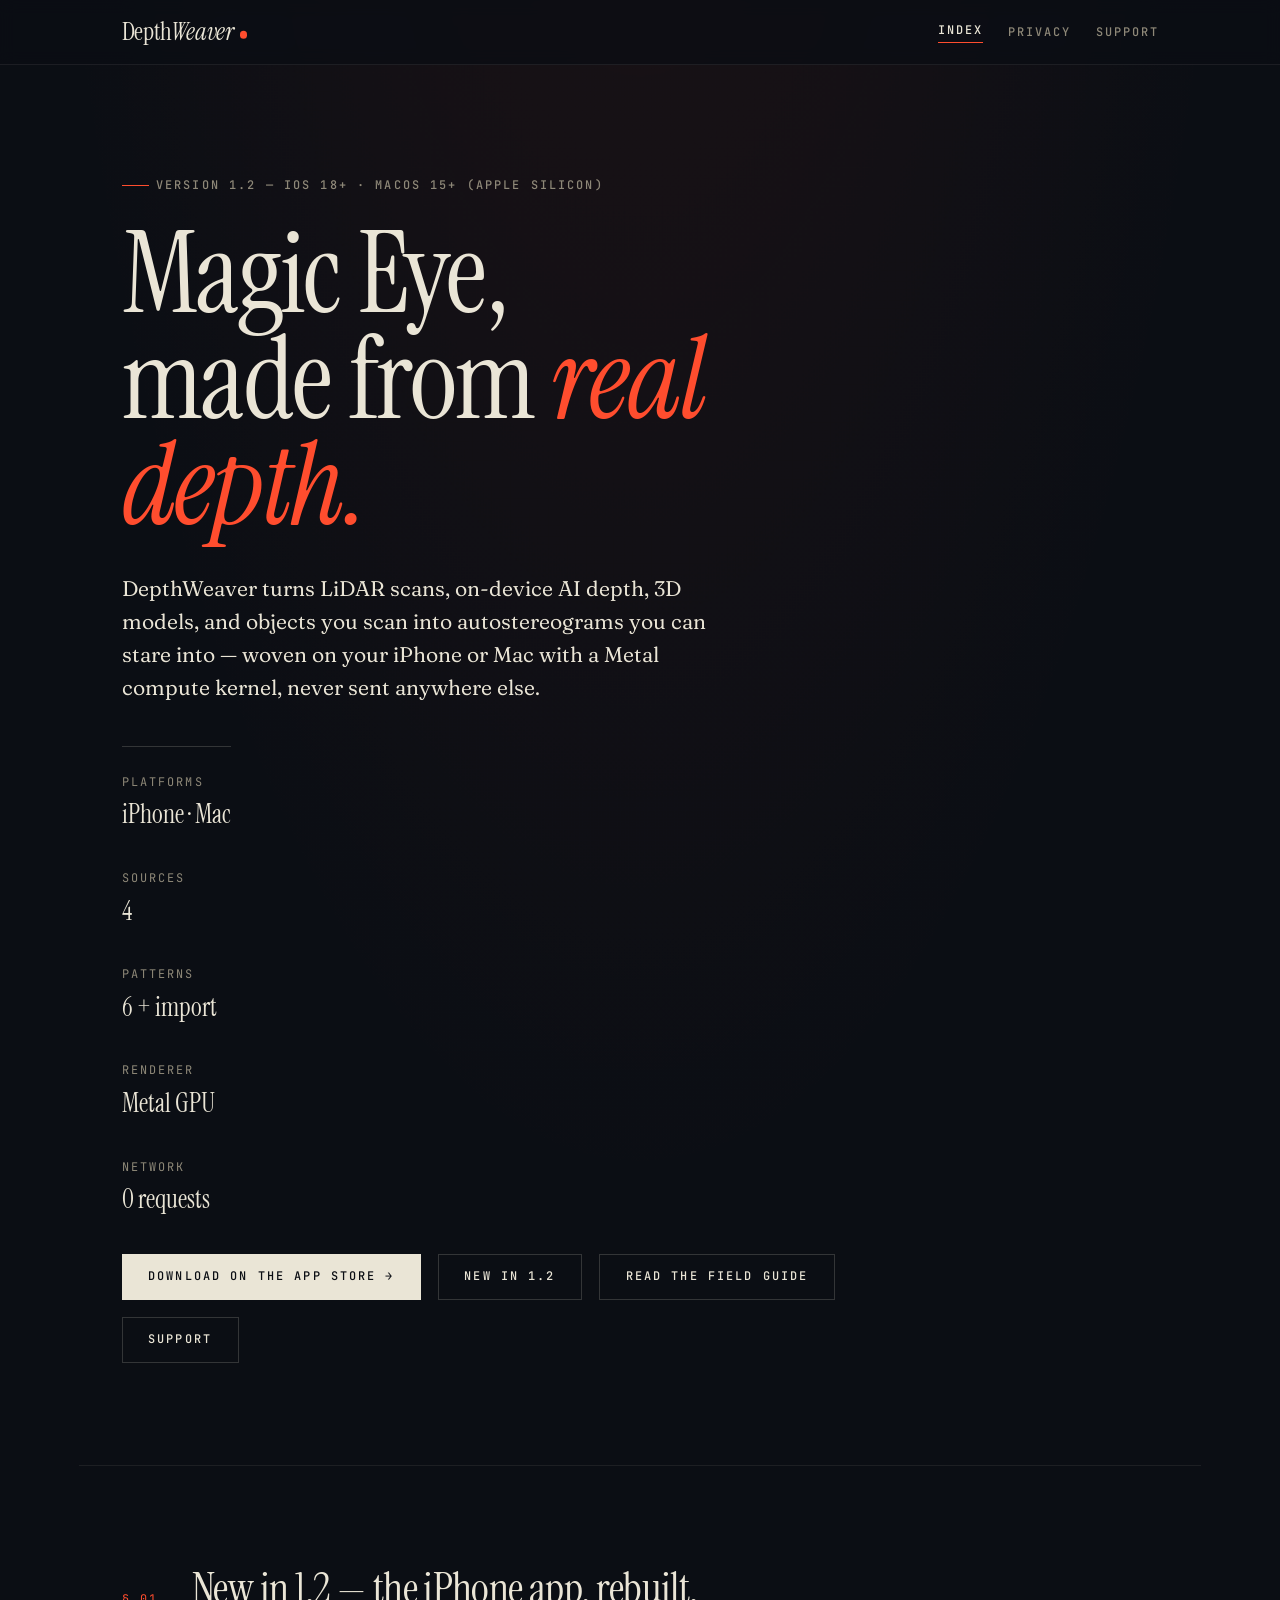
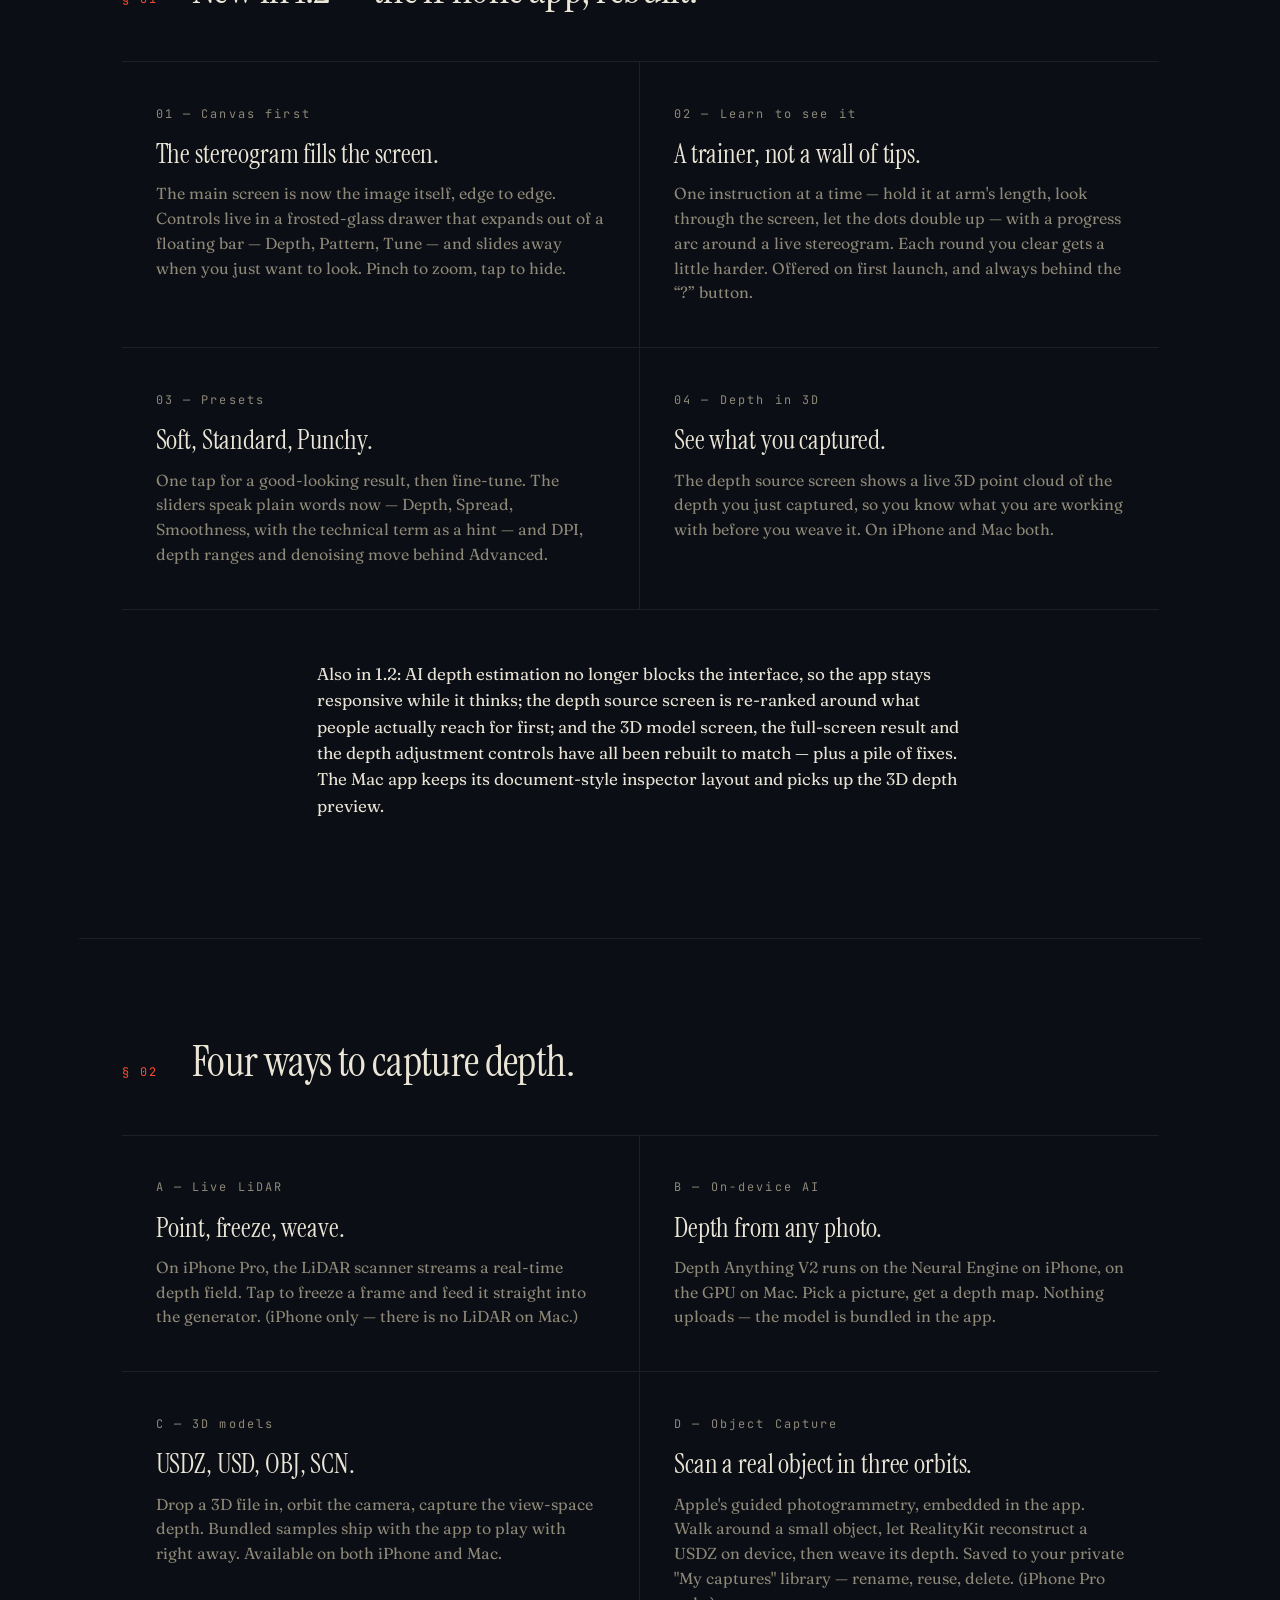
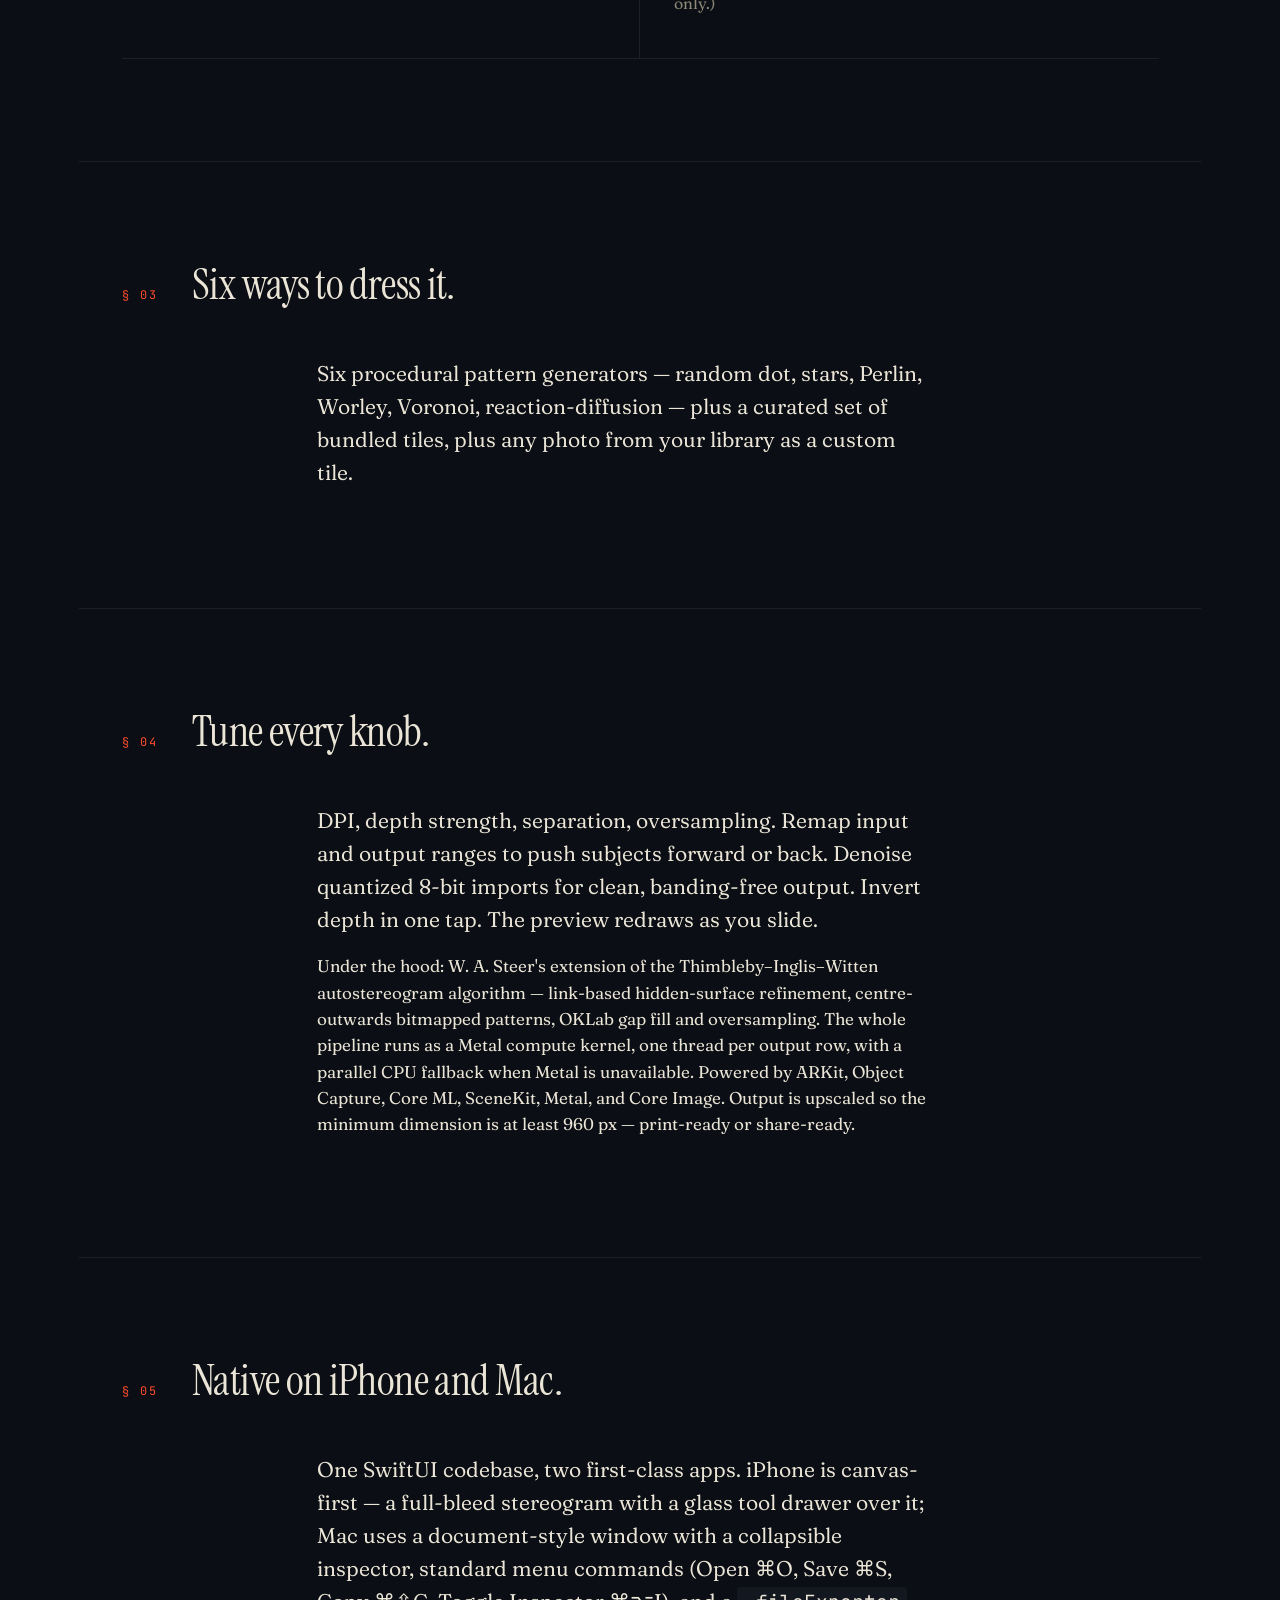
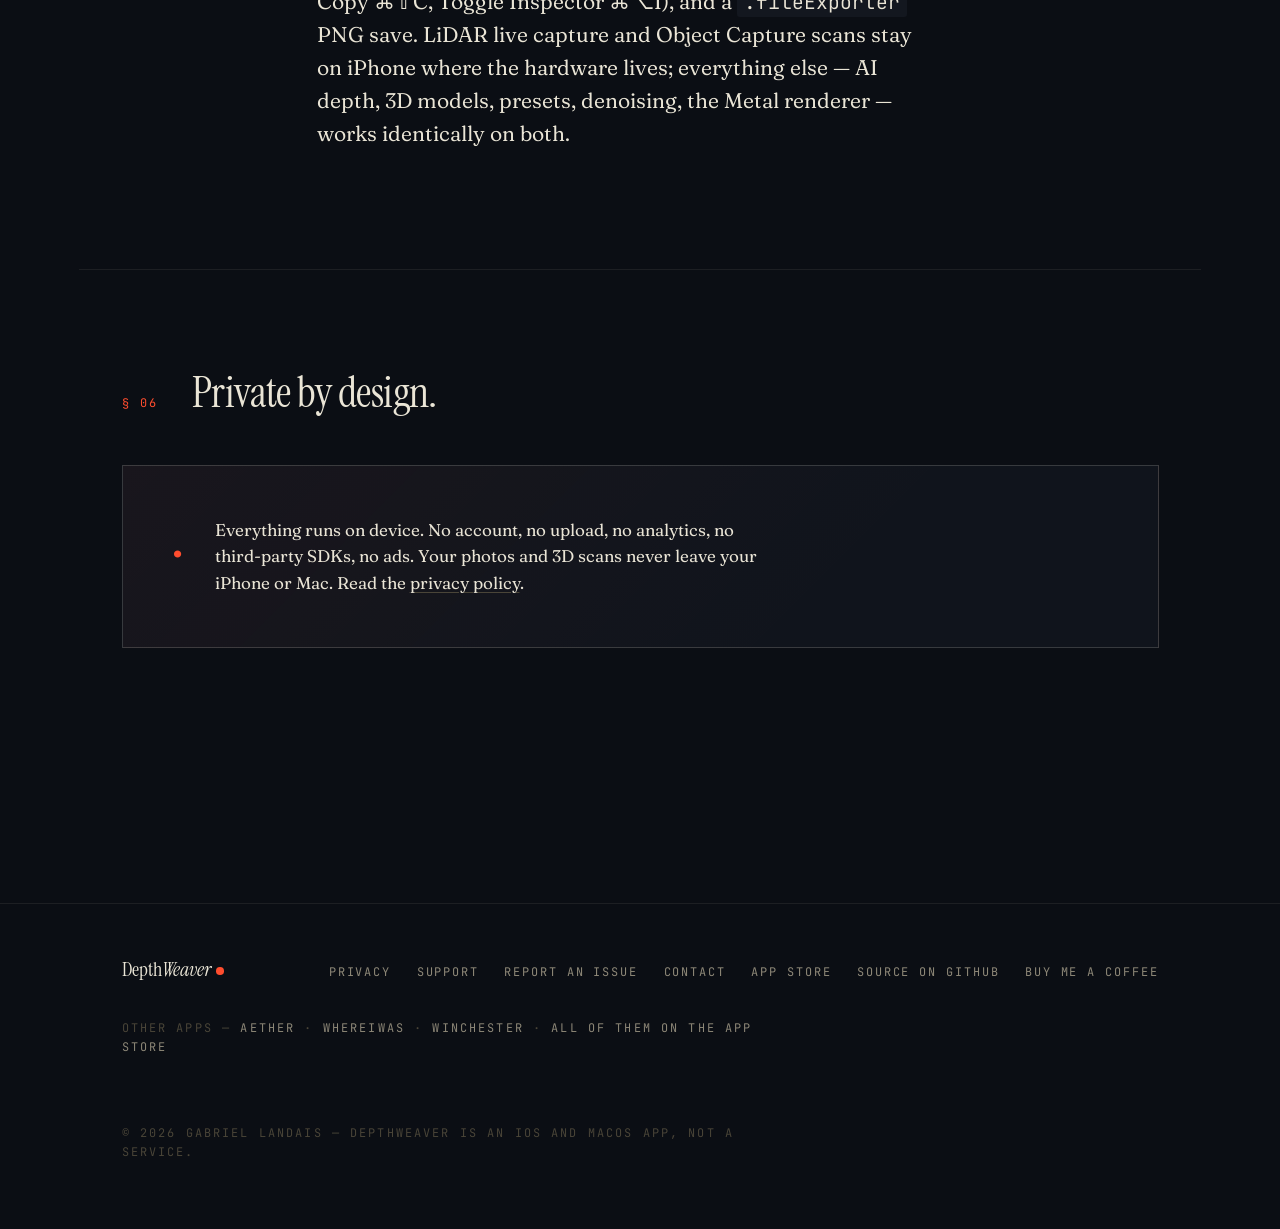
<file: index.html>
<!doctype html>
<html lang="en">
<head>
  <meta charset="utf-8">
  <meta name="viewport" content="width=device-width, initial-scale=1, viewport-fit=cover">
  <title>DepthWeaver — Magic Eye autostereograms from real-world depth</title>
  <meta name="description" content="DepthWeaver is a native iPhone and Mac app that turns LiDAR scans, on-device AI depth, 3D models, and in-app Object Capture scans into Magic Eye autostereograms. GPU-accelerated, private by design.">
  <meta name="apple-itunes-app" content="app-id=6764146054">
  <link rel="canonical" href="https://glandais.github.io/DepthWeaver/">
  <link rel="icon" type="image/svg+xml" href="favicon.svg">
  <meta name="theme-color" content="#0B0E14">
  <meta property="og:type" content="website">
  <meta property="og:title" content="DepthWeaver — Magic Eye, made from real depth.">
  <meta property="og:description" content="LiDAR, on-device AI, 3D models, and in-app Object Capture scans — woven into autostereograms on iPhone and Mac, GPU-accelerated, never sent anywhere.">
  <meta property="og:url" content="https://glandais.github.io/DepthWeaver/">
  <meta name="twitter:card" content="summary_large_image">
  <link rel="preconnect" href="https://fonts.googleapis.com">
  <link rel="preconnect" href="https://fonts.gstatic.com" crossorigin>
  <link rel="stylesheet" href="assets/style.css">
</head>
<body>
  <header class="site-header">
    <div class="container site-header__inner">
      <a class="wordmark" href="./">
        <span>Depth<span style="font-style:italic;">Weaver</span></span>
        <span class="wordmark__dot" aria-hidden="true"></span>
      </a>
      <nav class="site-nav" aria-label="Primary">
        <a href="./" aria-current="page">Index</a>
        <a href="privacy/">Privacy</a>
        <a href="support/">Support</a>
      </nav>
    </div>
  </header>

  <main>
    <section class="hero container">
      <div class="hero__head">
        <span class="label">Version 1.2 — iOS 18+ · macOS 15+ (Apple silicon)</span>
        <h1 class="display">Magic&nbsp;Eye,<br>made from <em>real depth.</em></h1>
        <p class="lead hero__sub">
          DepthWeaver turns LiDAR scans, on-device AI depth, 3D models, and
          objects you scan into autostereograms you can stare into — woven on
          your iPhone or Mac with a Metal compute kernel, never sent anywhere
          else.
        </p>

        <dl class="hero__meta">
          <div>
            <dt>Platforms</dt>
            <dd>iPhone · Mac</dd>
          </div>
          <div>
            <dt>Sources</dt>
            <dd>4</dd>
          </div>
          <div>
            <dt>Patterns</dt>
            <dd>6 + import</dd>
          </div>
          <div>
            <dt>Renderer</dt>
            <dd>Metal&nbsp;GPU</dd>
          </div>
          <div>
            <dt>Network</dt>
            <dd>0&nbsp;requests</dd>
          </div>
        </dl>

        <div class="cta-row">
          <a class="btn btn--primary" href="https://apps.apple.com/app/id6764146054" rel="noopener">Download on the App Store <span aria-hidden="true">→</span></a>
          <a class="btn" href="#whats-new">New in 1.2</a>
          <a class="btn" href="#features">Read the field guide</a>
          <a class="btn" href="support/">Support</a>
        </div>
      </div>
    </section>

    <section class="section container" id="whats-new">
      <header class="section__head">
        <span class="section__num">§ 01</span>
        <h2 class="section__title">New in 1.2 — the iPhone app, rebuilt.</h2>
      </header>

      <div class="features">
        <article class="feature">
          <div class="feature__num">01 — Canvas first</div>
          <h3 class="feature__title">The stereogram fills the screen.</h3>
          <p>The main screen is now the image itself, edge to edge. Controls live in a frosted-glass drawer that expands out of a floating bar — Depth, Pattern, Tune — and slides away when you just want to look. Pinch to zoom, tap to hide.</p>
        </article>

        <article class="feature">
          <div class="feature__num">02 — Learn to see it</div>
          <h3 class="feature__title">A trainer, not a wall of tips.</h3>
          <p>One instruction at a time — hold it at arm's length, look through the screen, let the dots double up — with a progress arc around a live stereogram. Each round you clear gets a little harder. Offered on first launch, and always behind the “?” button.</p>
        </article>

        <article class="feature">
          <div class="feature__num">03 — Presets</div>
          <h3 class="feature__title">Soft, Standard, Punchy.</h3>
          <p>One tap for a good-looking result, then fine-tune. The sliders speak plain words now — Depth, Spread, Smoothness, with the technical term as a hint — and DPI, depth ranges and denoising move behind Advanced.</p>
        </article>

        <article class="feature">
          <div class="feature__num">04 — Depth in 3D</div>
          <h3 class="feature__title">See what you captured.</h3>
          <p>The depth source screen shows a live 3D point cloud of the depth you just captured, so you know what you are working with before you weave it. On iPhone and Mac both.</p>
        </article>
      </div>

      <div class="container-narrow" style="padding-inline: 0; margin-top: var(--s-8);">
        <p>
          Also in 1.2: AI depth estimation no longer blocks the interface, so the
          app stays responsive while it thinks; the depth source screen is
          re-ranked around what people actually reach for first; and the 3D model
          screen, the full-screen result and the depth adjustment controls have
          all been rebuilt to match — plus a pile of fixes. The Mac app keeps its
          document-style inspector layout and picks up the 3D depth preview.
        </p>
      </div>
    </section>

    <section class="section container" id="features">
      <header class="section__head">
        <span class="section__num">§ 02</span>
        <h2 class="section__title">Four ways to capture depth.</h2>
      </header>

      <div class="features">
        <article class="feature">
          <div class="feature__num">A — Live LiDAR</div>
          <h3 class="feature__title">Point, freeze, weave.</h3>
          <p>On iPhone Pro, the LiDAR scanner streams a real-time depth field. Tap to freeze a frame and feed it straight into the generator. (iPhone only — there is no LiDAR on Mac.)</p>
        </article>

        <article class="feature">
          <div class="feature__num">B — On-device AI</div>
          <h3 class="feature__title">Depth from any photo.</h3>
          <p>Depth Anything V2 runs on the Neural Engine on iPhone, on the GPU on Mac. Pick a picture, get a depth map. Nothing uploads — the model is bundled in the app.</p>
        </article>

        <article class="feature">
          <div class="feature__num">C — 3D models</div>
          <h3 class="feature__title">USDZ, USD, OBJ, SCN.</h3>
          <p>Drop a 3D file in, orbit the camera, capture the view-space depth. Bundled samples ship with the app to play with right away. Available on both iPhone and Mac.</p>
        </article>

        <article class="feature">
          <div class="feature__num">D — Object Capture</div>
          <h3 class="feature__title">Scan a real object in three orbits.</h3>
          <p>Apple's guided photogrammetry, embedded in the app. Walk around a small object, let RealityKit reconstruct a USDZ on device, then weave its depth. Saved to your private "My captures" library — rename, reuse, delete. (iPhone Pro only.)</p>
        </article>
      </div>
    </section>

    <section class="section container">
      <header class="section__head">
        <span class="section__num">§ 03</span>
        <h2 class="section__title">Six ways to dress it.</h2>
      </header>

      <div class="container-narrow" style="padding-inline: 0;">
        <p class="lead">
          Six procedural pattern generators — random dot, stars, Perlin, Worley,
          Voronoi, reaction-diffusion — plus a curated set of bundled tiles, plus
          any photo from your library as a custom tile.
        </p>
      </div>
    </section>

    <section class="section container">
      <header class="section__head">
        <span class="section__num">§ 04</span>
        <h2 class="section__title">Tune every knob.</h2>
      </header>

      <div class="container-narrow" style="padding-inline: 0;">
        <p class="lead">
          DPI, depth strength, separation, oversampling. Remap input and output
          ranges to push subjects forward or back. Denoise quantized 8-bit imports
          for clean, banding-free output. Invert depth in one tap. The preview
          redraws as you slide.
        </p>
        <p>
          Under the hood: W. A. Steer's extension of the Thimbleby–Inglis–Witten
          autostereogram algorithm — link-based hidden-surface refinement,
          centre-outwards bitmapped patterns, OKLab gap fill and oversampling.
          The whole pipeline runs as a Metal compute kernel, one thread per
          output row, with a parallel CPU fallback when Metal is unavailable.
          Powered by ARKit, Object Capture, Core ML, SceneKit, Metal, and Core
          Image. Output is upscaled so the minimum dimension is at least
          960&nbsp;px — print-ready or share-ready.
        </p>
      </div>
    </section>

    <section class="section container">
      <header class="section__head">
        <span class="section__num">§ 05</span>
        <h2 class="section__title">Native on iPhone and Mac.</h2>
      </header>

      <div class="container-narrow" style="padding-inline: 0;">
        <p class="lead">
          One SwiftUI codebase, two first-class apps. iPhone is canvas-first —
          a full-bleed stereogram with a glass tool drawer over it; Mac uses a
          document-style window
          with a collapsible inspector, standard menu commands (Open ⌘O, Save
          ⌘S, Copy ⌘⇧C, Toggle Inspector ⌘⌥I), and a <code>.fileExporter</code>
          PNG save. LiDAR live capture and Object Capture scans stay on iPhone
          where the hardware lives; everything else — AI depth, 3D models,
          presets, denoising, the Metal renderer — works identically on both.
        </p>
      </div>
    </section>

    <section class="section container">
      <header class="section__head">
        <span class="section__num">§ 06</span>
        <h2 class="section__title">Private by design.</h2>
      </header>

      <div class="callout">
        <div class="callout__mark" aria-hidden="true">·</div>
        <p>
          Everything runs on device. No account, no upload, no analytics, no
          third-party SDKs, no ads. Your photos and 3D scans never leave your
          iPhone or Mac. Read the
          <a href="privacy/">privacy policy</a>.
        </p>
      </div>
    </section>
  </main>

  <footer class="site-footer">
    <div class="container site-footer__inner">
      <a class="wordmark" href="./">
        <span>Depth<span style="font-style:italic;">Weaver</span></span>
        <span class="wordmark__dot" aria-hidden="true"></span>
      </a>
      <nav class="site-footer__nav" aria-label="Footer">
        <a href="privacy/">Privacy</a>
        <a href="support/">Support</a>
        <a href="https://github.com/glandais/DepthWeaverApp/issues" rel="noopener">Report an issue</a>
        <a href="mailto:gabriel.landais@gmail.com">Contact</a>
        <a href="https://apps.apple.com/app/id6764146054" rel="noopener">App Store</a>
        <a href="https://github.com/glandais/DepthWeaverApp" rel="noopener">Source on GitHub</a>
        <a href="https://ko-fi.com/gabylandais" rel="noopener">Buy me a coffee</a>
      </nav>
      <p class="site-footer__meta site-footer__others">
        Other apps —
        <a href="https://glandais.github.io/aether/">Aether</a> ·
        <a href="https://glandais.github.io/WhereIWas/">WhereIWas</a> ·
        <a href="https://glandais.github.io/winchester/">Winchester</a> ·
        <a href="https://apps.apple.com/developer/id1891310404">all of them on the App Store</a>
      </p>
      <p class="site-footer__meta">
        © <span id="year">2026</span> Gabriel Landais — DepthWeaver is an iOS and macOS app, not a service.
      </p>
    </div>
  </footer>

  <script>document.getElementById('year').textContent = new Date().getFullYear();</script>
</body>
</html>
</file>
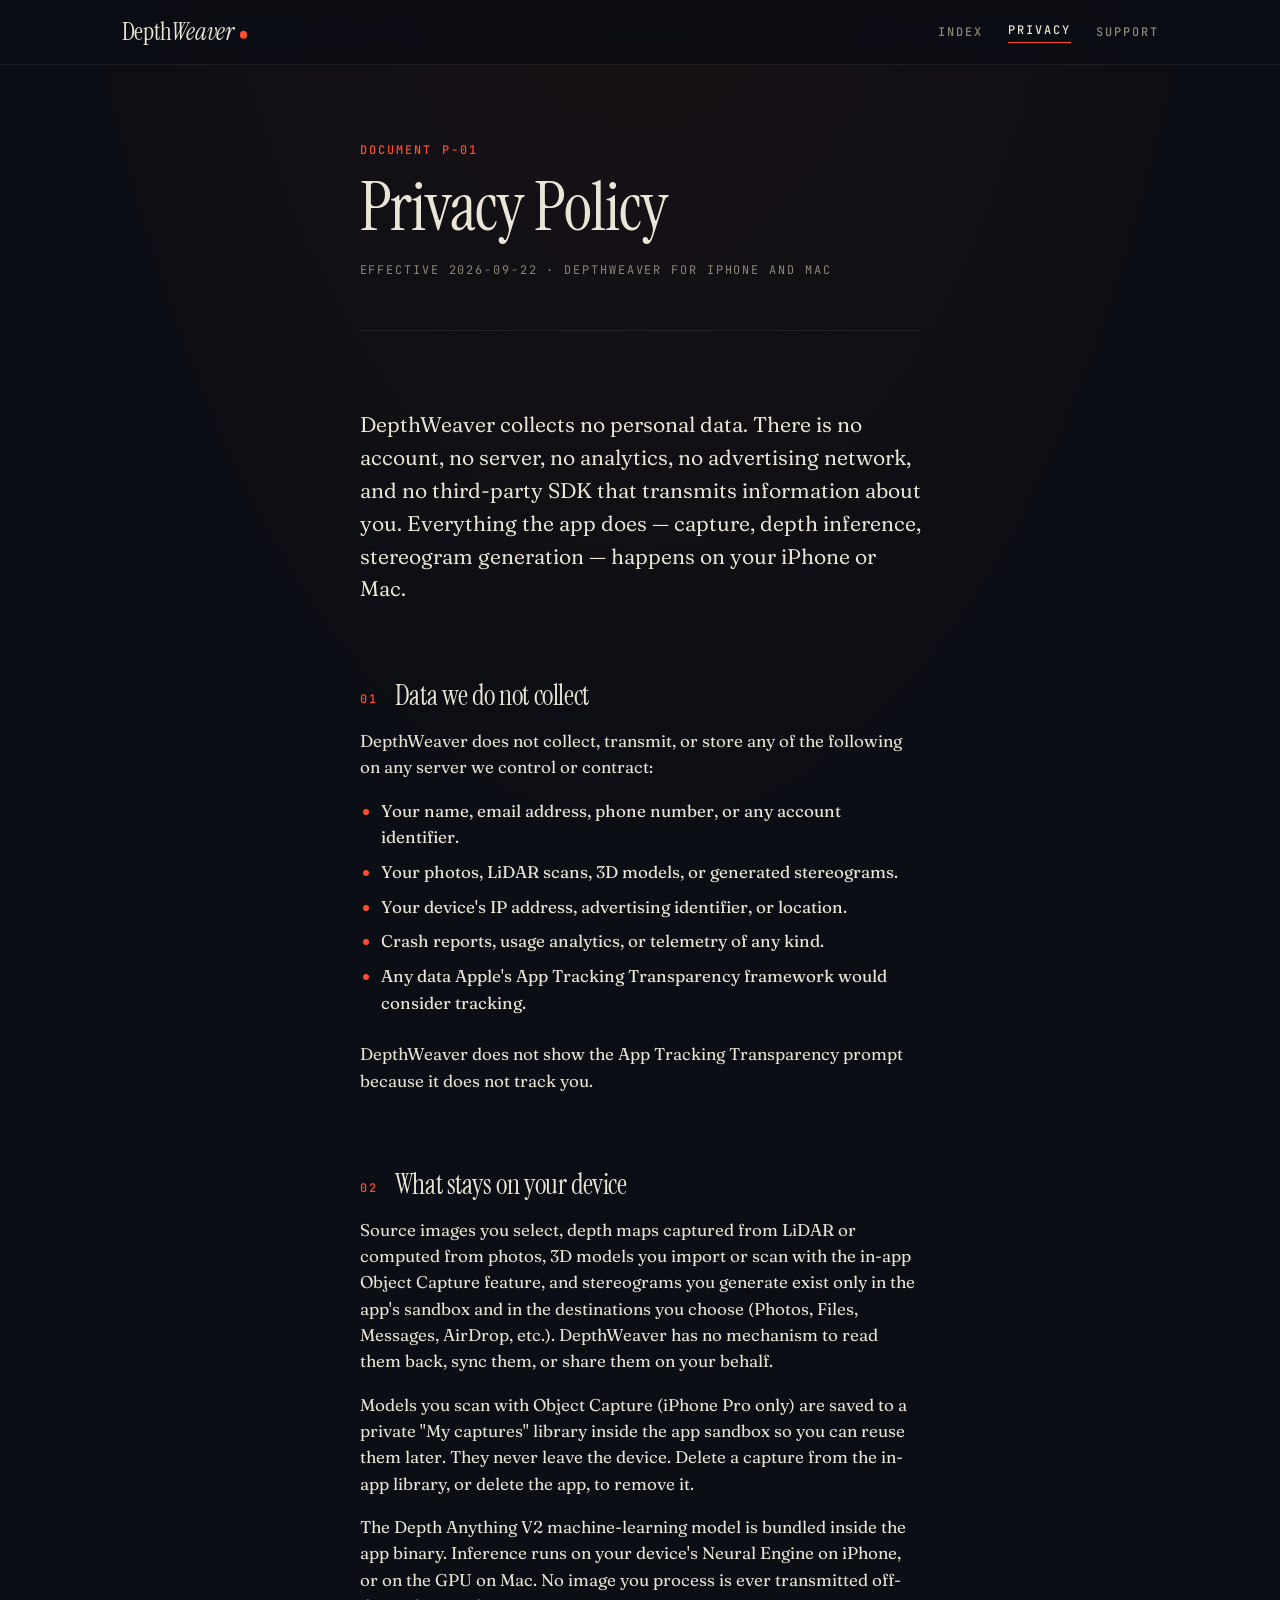
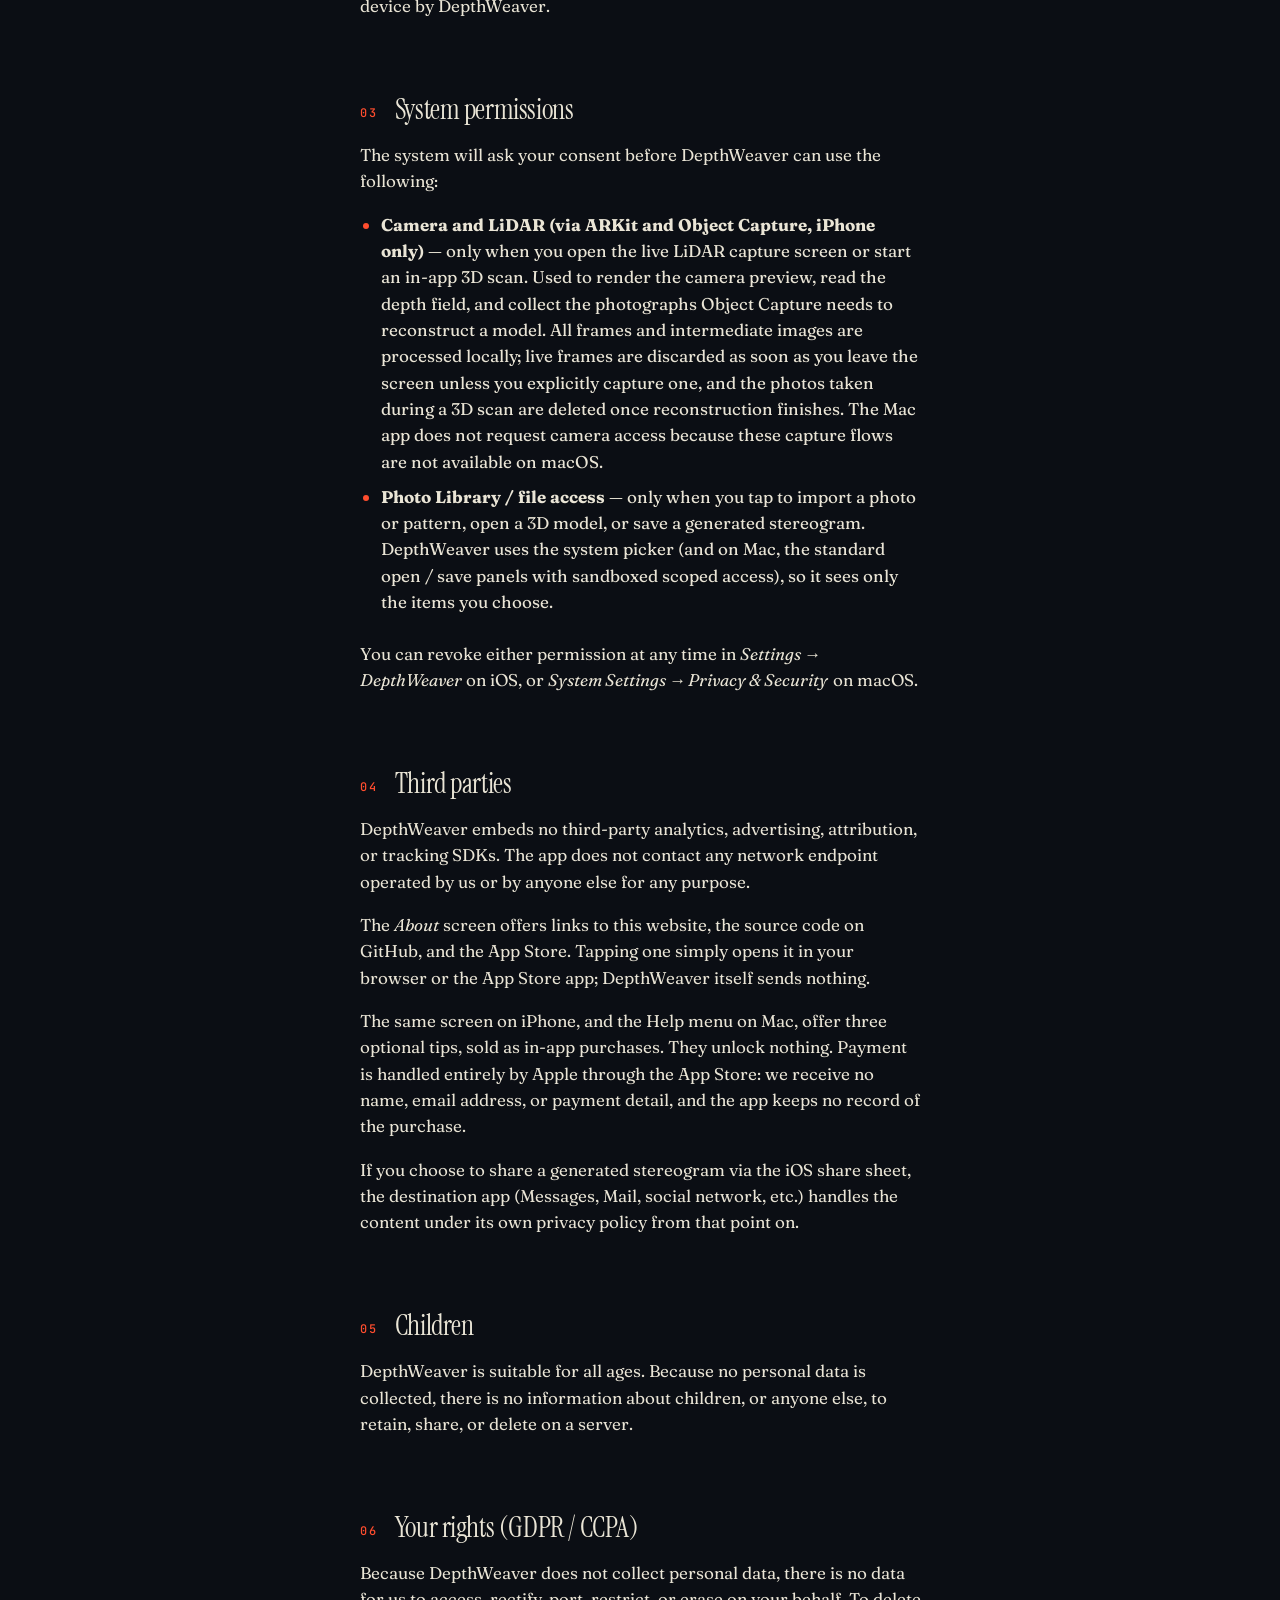
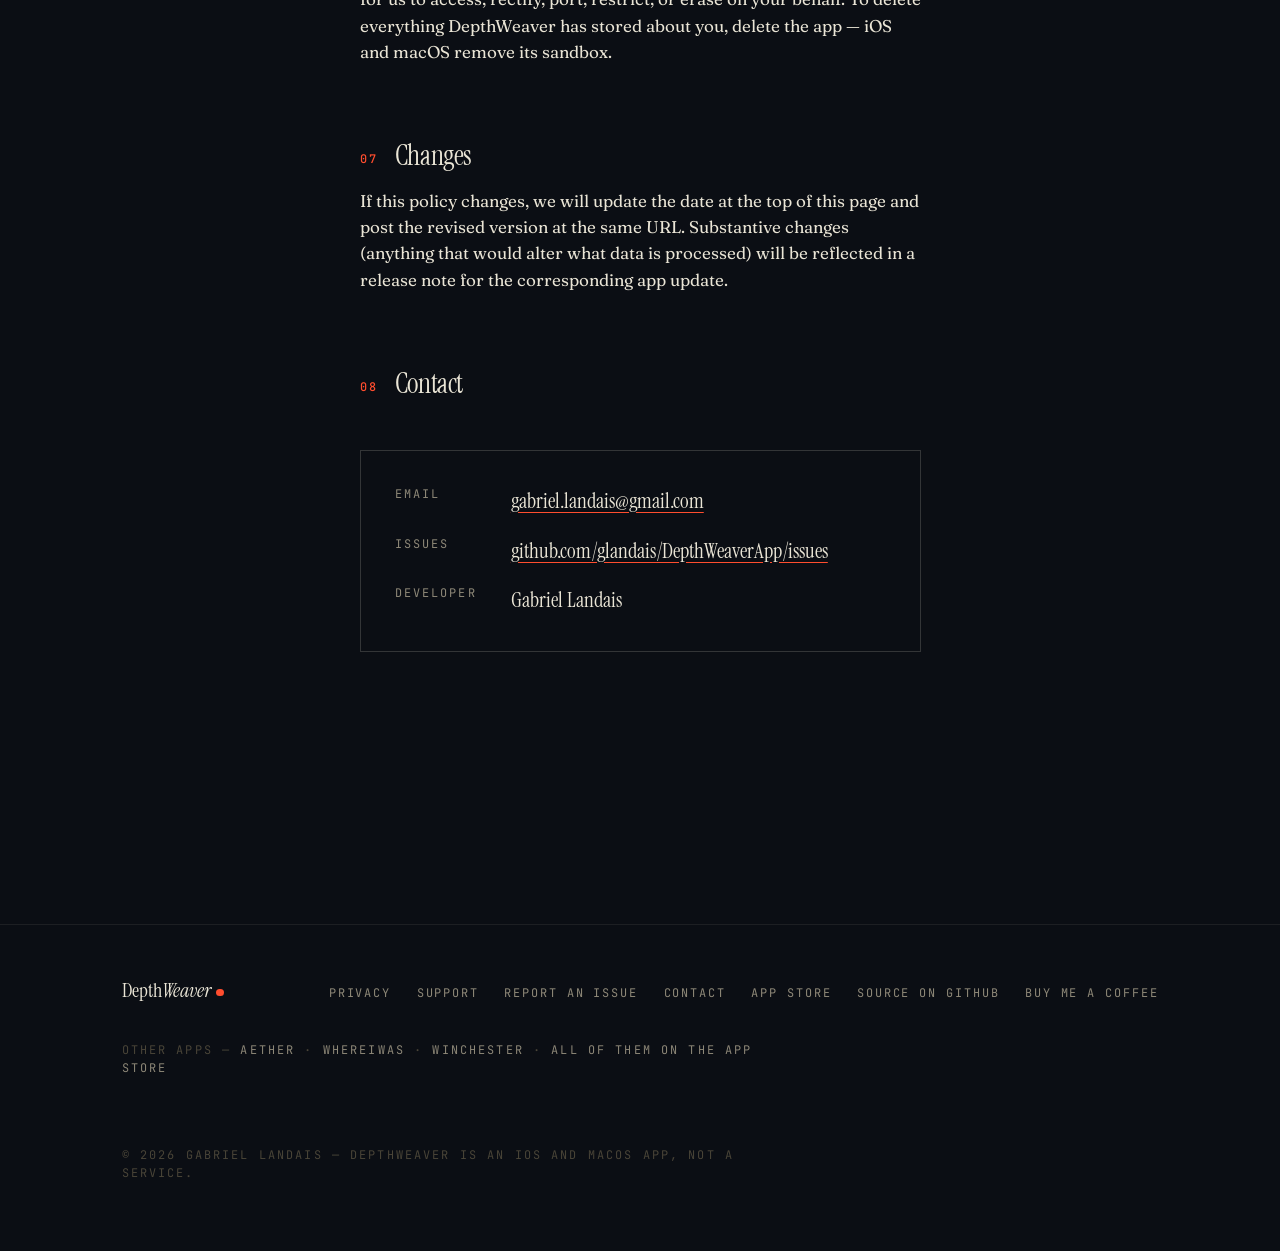
<file: privacy/index.html>
<!doctype html>
<html lang="en">
<head>
  <meta charset="utf-8">
  <meta name="viewport" content="width=device-width, initial-scale=1, viewport-fit=cover">
  <title>Privacy Policy — DepthWeaver</title>
  <meta name="description" content="DepthWeaver collects no personal data. Everything runs on your iPhone or Mac. Full privacy policy.">
  <meta name="apple-itunes-app" content="app-id=6764146054">
  <link rel="canonical" href="https://glandais.github.io/DepthWeaver/privacy/">
  <link rel="icon" type="image/svg+xml" href="../favicon.svg">
  <meta name="theme-color" content="#0B0E14">
  <meta property="og:type" content="article">
  <meta property="og:title" content="DepthWeaver — Privacy Policy">
  <meta property="og:description" content="DepthWeaver collects no personal data. Everything runs on your iPhone or Mac.">
  <meta property="og:url" content="https://glandais.github.io/DepthWeaver/privacy/">
  <link rel="preconnect" href="https://fonts.googleapis.com">
  <link rel="preconnect" href="https://fonts.gstatic.com" crossorigin>
  <link rel="stylesheet" href="../assets/style.css">
</head>
<body>
  <header class="site-header">
    <div class="container site-header__inner">
      <a class="wordmark" href="../">
        <span>Depth<span style="font-style:italic;">Weaver</span></span>
        <span class="wordmark__dot" aria-hidden="true"></span>
      </a>
      <nav class="site-nav" aria-label="Primary">
        <a href="../">Index</a>
        <a href="../privacy/" aria-current="page">Privacy</a>
        <a href="../support/">Support</a>
      </nav>
    </div>
  </header>

  <main class="container-narrow prose">
    <header class="prose__header">
      <span class="label label-accent">Document P-01</span>
      <h1>Privacy Policy</h1>
      <p class="meta">Effective 2026-09-22 · DepthWeaver for iPhone and Mac</p>
    </header>

    <section>
      <p class="lead">
        DepthWeaver collects no personal data. There is no account, no server,
        no analytics, no advertising network, and no third-party SDK that
        transmits information about you. Everything the app does — capture,
        depth inference, stereogram generation — happens on your iPhone or Mac.
      </p>
    </section>

    <section>
      <h2 data-num="01">Data we do not collect</h2>
      <p>
        DepthWeaver does not collect, transmit, or store any of the following
        on any server we control or contract:
      </p>
      <ul>
        <li>Your name, email address, phone number, or any account identifier.</li>
        <li>Your photos, LiDAR scans, 3D models, or generated stereograms.</li>
        <li>Your device's IP address, advertising identifier, or location.</li>
        <li>Crash reports, usage analytics, or telemetry of any kind.</li>
        <li>Any data Apple's App Tracking Transparency framework would consider tracking.</li>
      </ul>
      <p>
        DepthWeaver does not show the App Tracking Transparency prompt because
        it does not track you.
      </p>
    </section>

    <section>
      <h2 data-num="02">What stays on your device</h2>
      <p>
        Source images you select, depth maps captured from LiDAR or computed
        from photos, 3D models you import or scan with the in-app Object Capture
        feature, and stereograms you generate exist only in the app's sandbox
        and in the destinations you choose (Photos, Files, Messages, AirDrop,
        etc.). DepthWeaver has no mechanism to read them back, sync them, or
        share them on your behalf.
      </p>
      <p>
        Models you scan with Object Capture (iPhone Pro only) are saved to a
        private "My captures" library inside the app sandbox so you can reuse
        them later. They never leave the device. Delete a capture from the
        in-app library, or delete the app, to remove it.
      </p>
      <p>
        The Depth Anything V2 machine-learning model is bundled inside the app
        binary. Inference runs on your device's Neural Engine on iPhone, or on
        the GPU on Mac. No image you process is ever transmitted off-device by
        DepthWeaver.
      </p>
    </section>

    <section>
      <h2 data-num="03">System permissions</h2>
      <p>The system will ask your consent before DepthWeaver can use the following:</p>
      <ul>
        <li>
          <strong>Camera and LiDAR (via ARKit and Object Capture, iPhone only)</strong>
          — only when you open the live LiDAR capture screen or start an in-app
          3D scan. Used to render the camera preview, read the depth field, and
          collect the photographs Object Capture needs to reconstruct a model.
          All frames and intermediate images are processed locally; live frames
          are discarded as soon as you leave the screen unless you explicitly
          capture one, and the photos taken during a 3D scan are deleted once
          reconstruction finishes. The Mac app does not request camera access
          because these capture flows are not available on macOS.
        </li>
        <li>
          <strong>Photo Library / file access</strong> — only when you tap to
          import a photo or pattern, open a 3D model, or save a generated
          stereogram. DepthWeaver uses the system picker (and on Mac, the
          standard open / save panels with sandboxed scoped access), so it sees
          only the items you choose.
        </li>
      </ul>
      <p>
        You can revoke either permission at any time in
        <em>Settings → DepthWeaver</em> on iOS, or
        <em>System Settings → Privacy &amp; Security</em> on macOS.
      </p>
    </section>

    <section>
      <h2 data-num="04">Third parties</h2>
      <p>
        DepthWeaver embeds no third-party analytics, advertising, attribution,
        or tracking SDKs. The app does not contact any network endpoint operated
        by us or by anyone else for any purpose.
      </p>
      <p>
        The <em>About</em> screen offers links to this website, the source code
        on GitHub, and the App Store. Tapping one simply opens it in your
        browser or the App Store app; DepthWeaver itself sends nothing.
      </p>
      <p>
        The same screen on iPhone, and the Help menu on Mac, offer three
        optional tips, sold as in-app purchases. They unlock nothing. Payment is
        handled entirely by Apple through the App Store: we receive no name,
        email address, or payment detail, and the app keeps no record of the
        purchase.
      </p>
      <p>
        If you choose to share a generated stereogram via the iOS share sheet,
        the destination app (Messages, Mail, social network, etc.) handles the
        content under its own privacy policy from that point on.
      </p>
    </section>

    <section>
      <h2 data-num="05">Children</h2>
      <p>
        DepthWeaver is suitable for all ages. Because no personal data is
        collected, there is no information about children, or anyone else, to
        retain, share, or delete on a server.
      </p>
    </section>

    <section>
      <h2 data-num="06">Your rights (GDPR / CCPA)</h2>
      <p>
        Because DepthWeaver does not collect personal data, there is no data
        for us to access, rectify, port, restrict, or erase on your behalf. To
        delete everything DepthWeaver has stored about you, delete the app —
        iOS and macOS remove its sandbox.
      </p>
    </section>

    <section>
      <h2 data-num="07">Changes</h2>
      <p>
        If this policy changes, we will update the date at the top of this page
        and post the revised version at the same URL. Substantive changes
        (anything that would alter what data is processed) will be reflected in
        a release note for the corresponding app update.
      </p>
    </section>

    <section>
      <h2 data-num="08">Contact</h2>
      <dl class="contact">
        <dt>Email</dt>
        <dd><a href="mailto:gabriel.landais@gmail.com">gabriel.landais@gmail.com</a></dd>
        <dt>Issues</dt>
        <dd><a href="https://github.com/glandais/DepthWeaverApp/issues" rel="noopener">github.com/glandais/DepthWeaverApp/issues</a></dd>
        <dt>Developer</dt>
        <dd>Gabriel Landais</dd>
      </dl>
    </section>
  </main>

  <footer class="site-footer">
    <div class="container site-footer__inner">
      <a class="wordmark" href="../">
        <span>Depth<span style="font-style:italic;">Weaver</span></span>
        <span class="wordmark__dot" aria-hidden="true"></span>
      </a>
      <nav class="site-footer__nav" aria-label="Footer">
        <a href="../privacy/">Privacy</a>
        <a href="../support/">Support</a>
        <a href="https://github.com/glandais/DepthWeaverApp/issues" rel="noopener">Report an issue</a>
        <a href="mailto:gabriel.landais@gmail.com">Contact</a>
        <a href="https://apps.apple.com/app/id6764146054" rel="noopener">App Store</a>
        <a href="https://github.com/glandais/DepthWeaverApp" rel="noopener">Source on GitHub</a>
        <a href="https://ko-fi.com/gabylandais" rel="noopener">Buy me a coffee</a>
      </nav>
      <p class="site-footer__meta site-footer__others">
        Other apps —
        <a href="https://glandais.github.io/aether/">Aether</a> ·
        <a href="https://glandais.github.io/WhereIWas/">WhereIWas</a> ·
        <a href="https://glandais.github.io/winchester/">Winchester</a> ·
        <a href="https://apps.apple.com/developer/id1891310404">all of them on the App Store</a>
      </p>
      <p class="site-footer__meta">
        © <span id="year">2026</span> Gabriel Landais — DepthWeaver is an iOS and macOS app, not a service.
      </p>
    </div>
  </footer>
  <script>document.getElementById('year').textContent = new Date().getFullYear();</script>
</body>
</html>
</file>
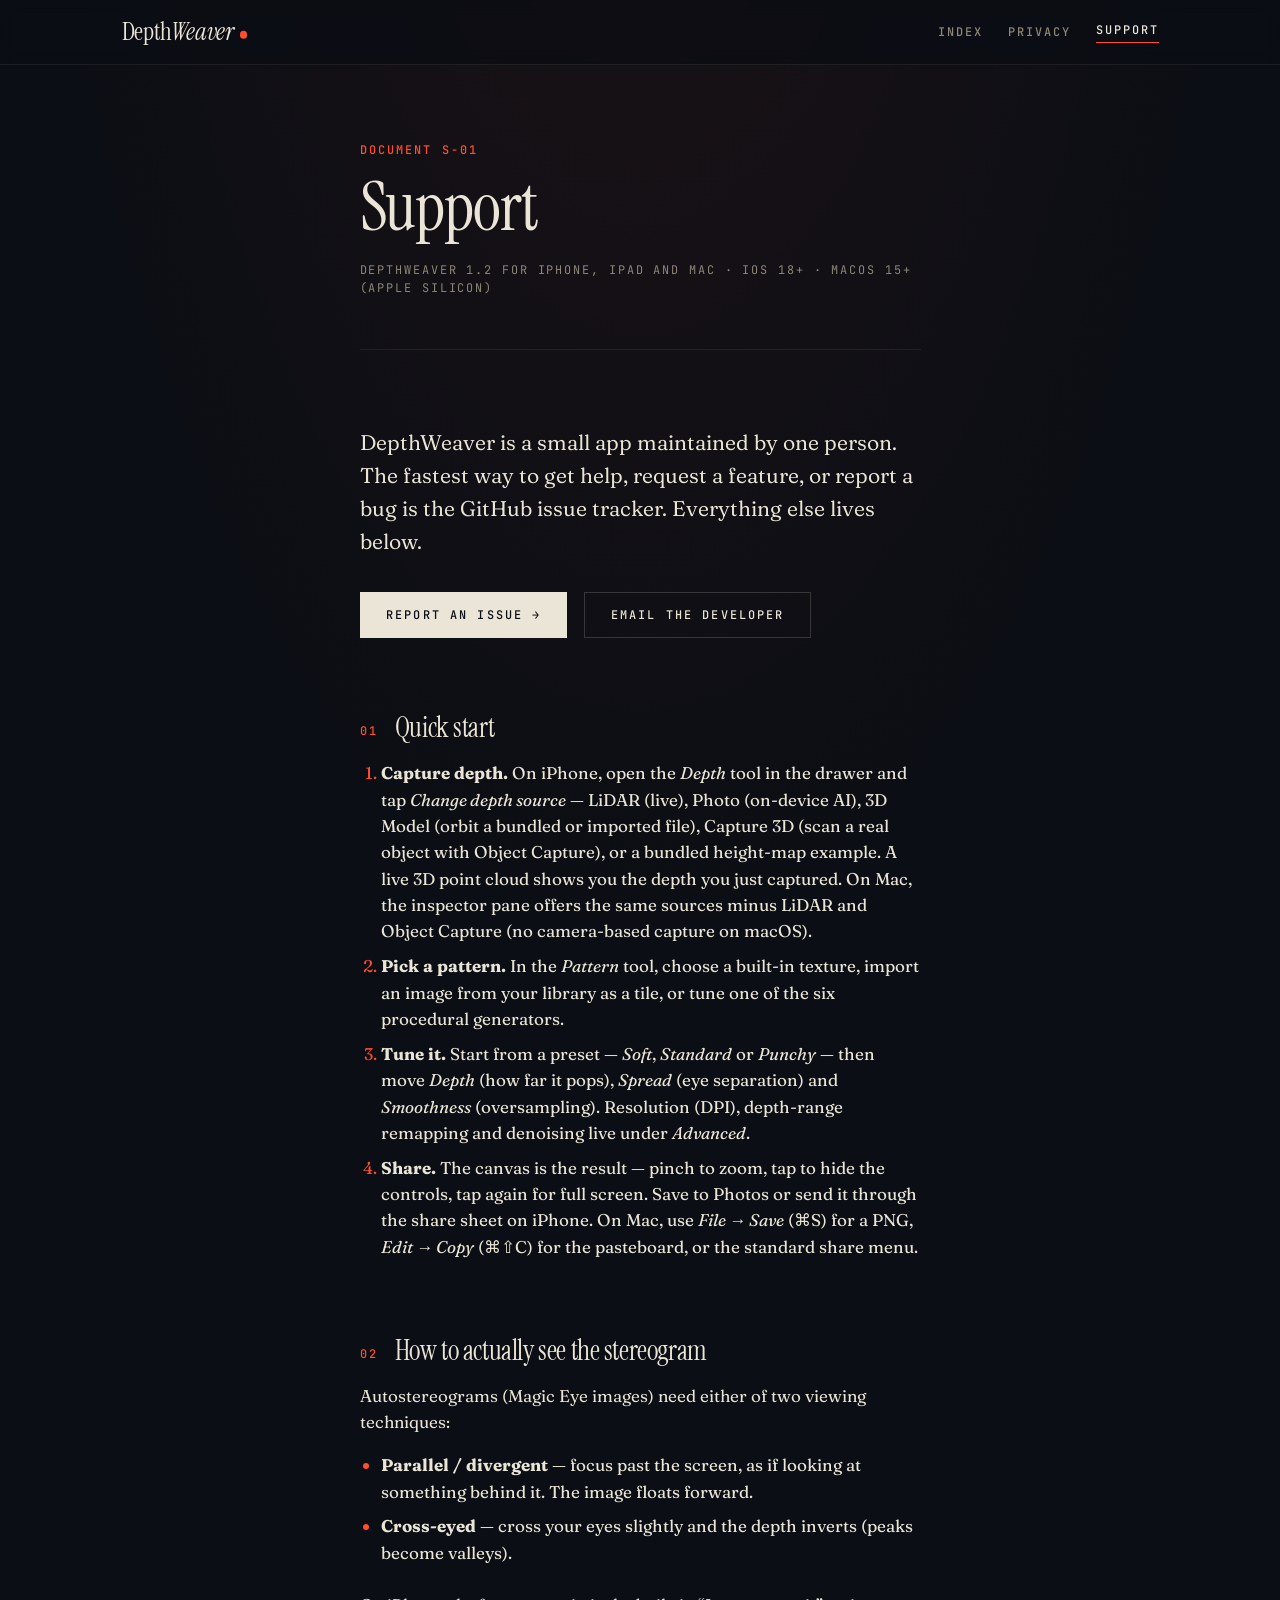
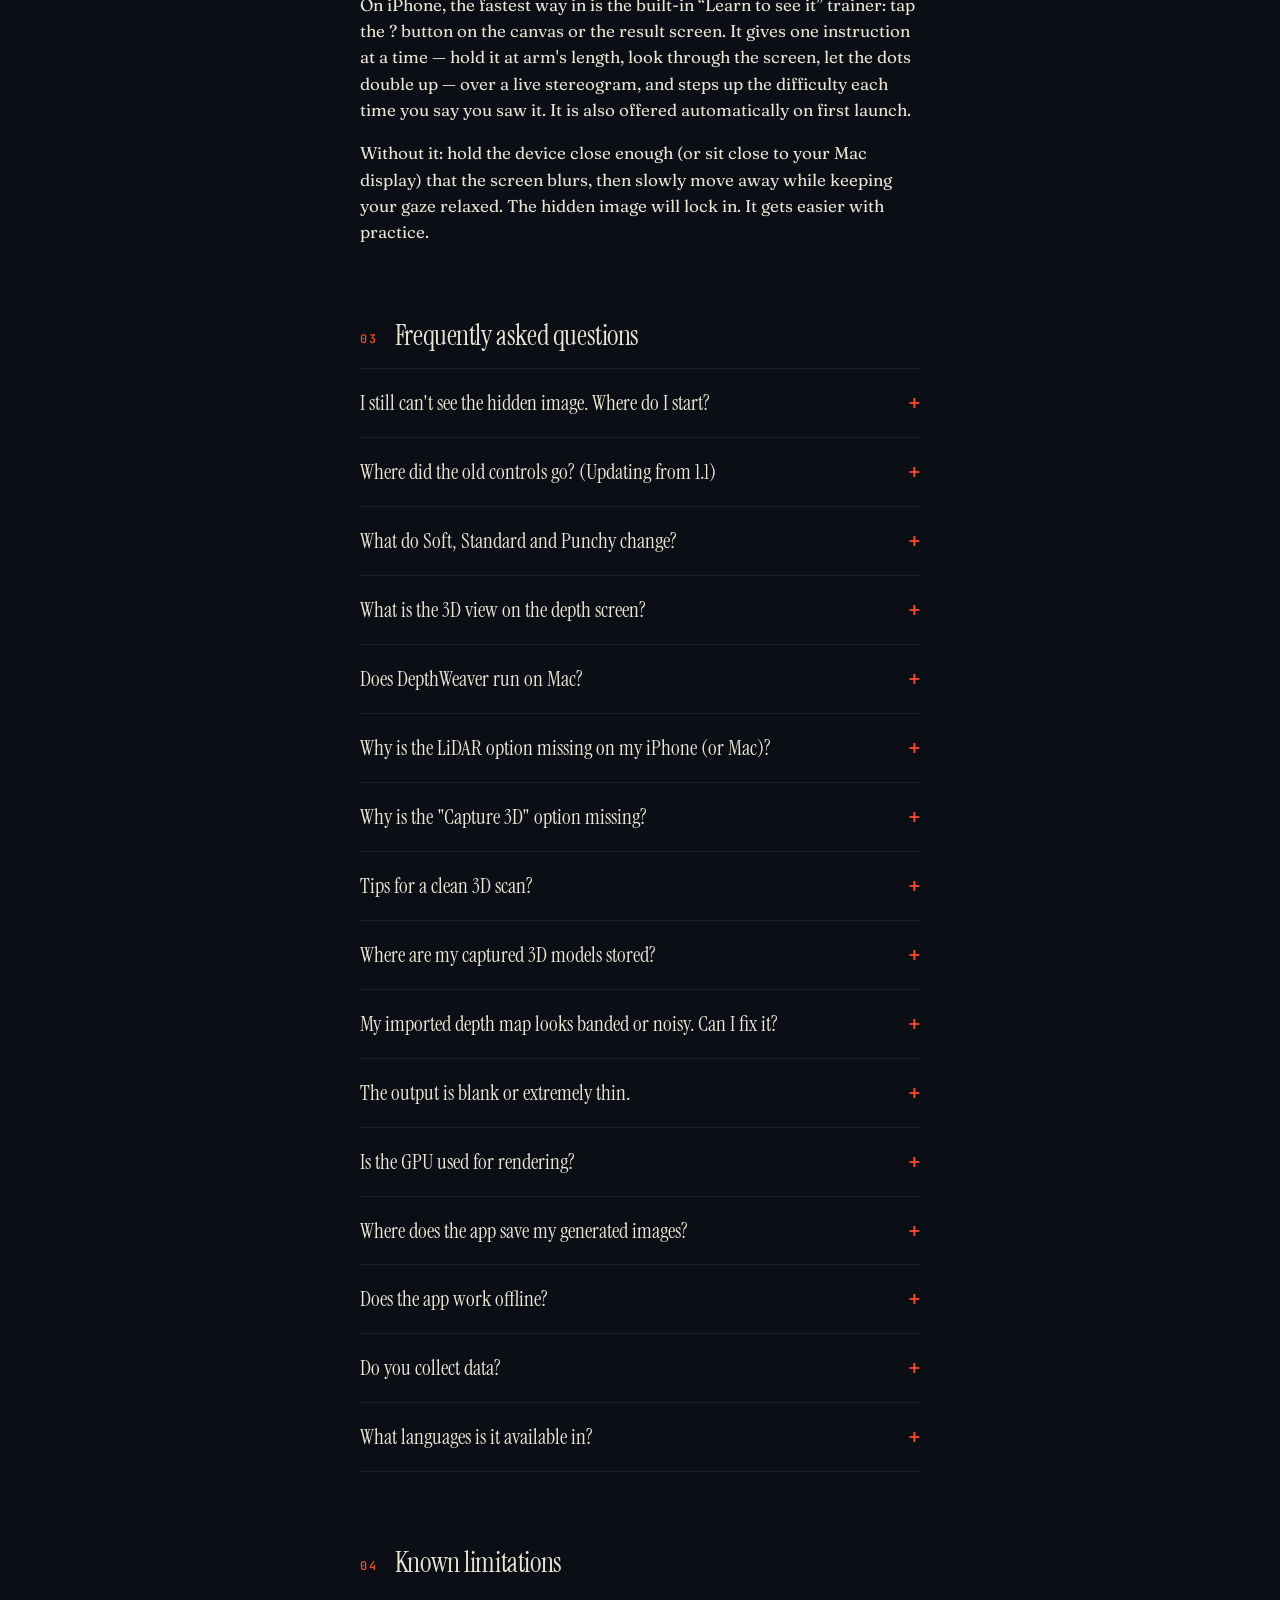
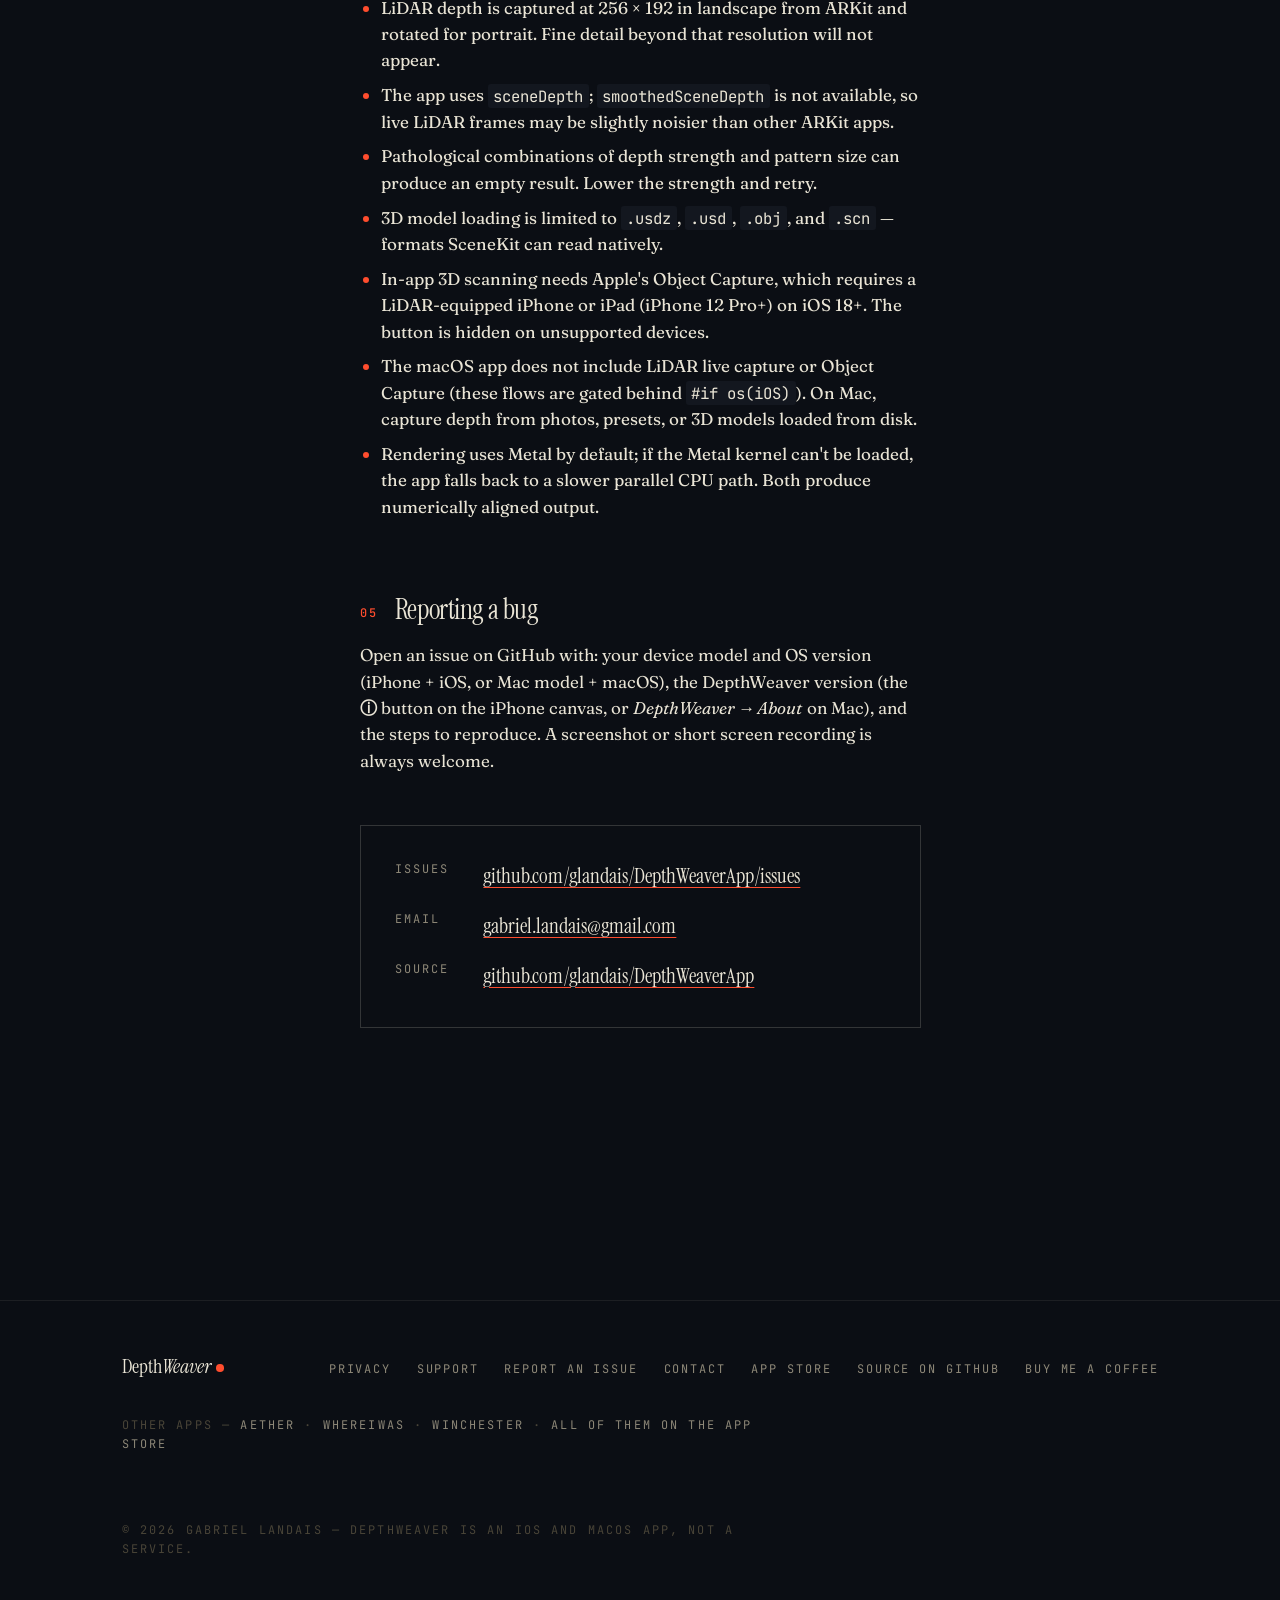
<file: support/index.html>
<!doctype html>
<html lang="en">
<head>
  <meta charset="utf-8">
  <meta name="viewport" content="width=device-width, initial-scale=1, viewport-fit=cover">
  <title>Support — DepthWeaver</title>
  <meta name="description" content="How to use DepthWeaver 1.2, the “Learn to see it” trainer, viewing tips, FAQ, known limitations, and how to report a bug.">
  <meta name="apple-itunes-app" content="app-id=6764146054">
  <link rel="canonical" href="https://glandais.github.io/DepthWeaver/support/">
  <link rel="icon" type="image/svg+xml" href="../favicon.svg">
  <meta name="theme-color" content="#0B0E14">
  <meta property="og:type" content="article">
  <meta property="og:title" content="DepthWeaver — Support">
  <meta property="og:description" content="How to use DepthWeaver, viewing tips, FAQ, and bug reporting.">
  <meta property="og:url" content="https://glandais.github.io/DepthWeaver/support/">
  <link rel="preconnect" href="https://fonts.googleapis.com">
  <link rel="preconnect" href="https://fonts.gstatic.com" crossorigin>
  <link rel="stylesheet" href="../assets/style.css">
</head>
<body>
  <header class="site-header">
    <div class="container site-header__inner">
      <a class="wordmark" href="../">
        <span>Depth<span style="font-style:italic;">Weaver</span></span>
        <span class="wordmark__dot" aria-hidden="true"></span>
      </a>
      <nav class="site-nav" aria-label="Primary">
        <a href="../">Index</a>
        <a href="../privacy/">Privacy</a>
        <a href="../support/" aria-current="page">Support</a>
      </nav>
    </div>
  </header>

  <main class="container-narrow prose">
    <header class="prose__header">
      <span class="label label-accent">Document S-01</span>
      <h1>Support</h1>
      <p class="meta">DepthWeaver 1.2 for iPhone, iPad and Mac · iOS 18+ · macOS 15+ (Apple silicon)</p>
    </header>

    <section>
      <p class="lead">
        DepthWeaver is a small app maintained by one person. The fastest way to
        get help, request a feature, or report a bug is the GitHub issue
        tracker. Everything else lives below.
      </p>

      <div class="cta-row">
        <a class="btn btn--primary" href="https://github.com/glandais/DepthWeaverApp/issues" rel="noopener">
          Report an issue <span aria-hidden="true">→</span>
        </a>
        <a class="btn" href="mailto:gabriel.landais@gmail.com">Email the developer</a>
      </div>
    </section>

    <section>
      <h2 data-num="01">Quick start</h2>
      <ol>
        <li><strong>Capture depth.</strong> On iPhone, open the <em>Depth</em> tool in the drawer and tap <em>Change depth source</em> — LiDAR (live), Photo (on-device AI), 3D Model (orbit a bundled or imported file), Capture 3D (scan a real object with Object Capture), or a bundled height-map example. A live 3D point cloud shows you the depth you just captured. On Mac, the inspector pane offers the same sources minus LiDAR and Object Capture (no camera-based capture on macOS).</li>
        <li><strong>Pick a pattern.</strong> In the <em>Pattern</em> tool, choose a built-in texture, import an image from your library as a tile, or tune one of the six procedural generators.</li>
        <li><strong>Tune it.</strong> Start from a preset — <em>Soft</em>, <em>Standard</em> or <em>Punchy</em> — then move <em>Depth</em> (how far it pops), <em>Spread</em> (eye separation) and <em>Smoothness</em> (oversampling). Resolution (DPI), depth-range remapping and denoising live under <em>Advanced</em>.</li>
        <li><strong>Share.</strong> The canvas is the result — pinch to zoom, tap to hide the controls, tap again for full screen. Save to Photos or send it through the share sheet on iPhone. On Mac, use <em>File → Save</em> (⌘S) for a PNG, <em>Edit → Copy</em> (⌘⇧C) for the pasteboard, or the standard share menu.</li>
      </ol>
    </section>

    <section>
      <h2 data-num="02">How to actually see the stereogram</h2>
      <p>
        Autostereograms (Magic Eye images) need either of two viewing techniques:
      </p>
      <ul>
        <li><strong>Parallel / divergent</strong> — focus past the screen, as if looking at something behind it. The image floats forward.</li>
        <li><strong>Cross-eyed</strong> — cross your eyes slightly and the depth inverts (peaks become valleys).</li>
      </ul>
      <p>
        On iPhone, the fastest way in is the built-in <strong>“Learn to see
        it”</strong> trainer: tap the <strong>?</strong> button on the canvas or
        the result screen. It gives one instruction at a time — hold it at arm's
        length, look through the screen, let the dots double up — over a live
        stereogram, and steps up the difficulty each time you say you saw it.
        It is also offered automatically on first launch.
      </p>
      <p>
        Without it: hold the device close enough (or sit close to your Mac
        display) that the screen blurs, then slowly move away while keeping your
        gaze relaxed. The hidden image will lock in. It gets easier with
        practice.
      </p>
    </section>

    <section>
      <h2 data-num="03">Frequently asked questions</h2>
      <div class="faq">
        <details>
          <summary>I still can't see the hidden image. Where do I start?</summary>
          <p>Run the <strong>“Learn to see it”</strong> trainer on iPhone — the <strong>?</strong> button on the canvas or the result screen. It walks you through the technique one step at a time and ramps up the difficulty as you go, so you are not fighting a hard stereogram on your first attempt. If a round defeats you, tap “Still nothing” and it eases back off.</p>
        </details>
        <details>
          <summary>Where did the old controls go? (Updating from 1.1)</summary>
          <p>1.2 rebuilt the iPhone app around the image. The stereogram now fills the screen and every control lives in the glass drawer at the bottom: <em>Depth</em> for the source and depth adjustment, <em>Pattern</em> for textures and procedural generators, <em>Tune</em> for presets and sliders. Pinch to zoom the canvas, tap it to hide the drawer, tap again for a full-screen view. Nothing was removed — DPI, depth ranges and denoising sit under <em>Advanced</em> in the Tune tool. The Mac app is unchanged apart from the new 3D depth preview.</p>
        </details>
        <details>
          <summary>What do Soft, Standard and Punchy change?</summary>
          <p>They set depth strength, eye separation and oversampling together, so one tap gets you a sensible result. They deliberately leave resolution (DPI) alone, so changing DPI under <em>Advanced</em> does not knock you out of a preset. Move any of the three sliders yourself and the preset row simply shows <em>Custom</em>.</p>
        </details>
        <details>
          <summary>What is the 3D view on the depth screen?</summary>
          <p>A live point cloud of the depth map you just captured, rendered from your current depth adjustment. It is there so you can tell a good capture from a bad one before you weave it — if the shape looks wrong in 3D, the stereogram will be wrong too. Available on iPhone and Mac.</p>
        </details>
        <details>
          <summary>Does DepthWeaver run on Mac?</summary>
          <p>Yes — there is a native macOS app (macOS 15+, Macs with Apple silicon) built from the same SwiftUI codebase. The Mac UI is a document-style window with a collapsible inspector, standard menu commands (Open ⌘O, Save ⌘S, Copy ⌘⇧C, Toggle Inspector ⌘⌥I), and PNG export through the standard save panel. LiDAR live capture and Object Capture scans stay on iPhone where the hardware lives; everything else (AI depth, 3D model loading, presets, denoising, the Metal renderer) works identically on both.</p>
        </details>
        <details>
          <summary>Why is the LiDAR option missing on my iPhone (or Mac)?</summary>
          <p>LiDAR is only available on iPhone Pro models. On non-Pro iPhones the option is hidden because there is no sensor to read. The Mac app does not offer LiDAR live capture at all.</p>
        </details>
        <details>
          <summary>Why is the "Capture 3D" option missing?</summary>
          <p>Object Capture requires a LiDAR-equipped iPhone or iPad (iPhone 12 Pro and later Pro models, or recent LiDAR iPad Pro) and iOS 18+. On unsupported devices the button is hidden. The Mac app does not include Object Capture; load a pre-made <code>.usdz</code> or other 3D file instead. The Simulator cannot run Object Capture.</p>
        </details>
        <details>
          <summary>Tips for a clean 3D scan?</summary>
          <p>Use a small, opaque, matte object on a contrasting surface in even, diffuse light. Follow the orbit guides through three passes. Glossy, transparent, thin, or textureless objects (mirrors, glass, single-color plastic) are difficult for photogrammetry. Reconstruction runs after you finish capturing and may take a minute or two.</p>
        </details>
        <details>
          <summary>Where are my captured 3D models stored?</summary>
          <p>In a private "My captures" library inside the app sandbox. They show up alongside the bundled samples in the 3D Model picker. You can rename or delete them from a long-press menu. Nothing is uploaded.</p>
        </details>
        <details>
          <summary>My imported depth map looks banded or noisy. Can I fix it?</summary>
          <p>Open <em>Depth Adjustment</em> and enable denoising. The denoiser targets 8-bit quantization (the typical cause of visible bands) and only runs on imported depth maps — LiDAR and AI-generated depths skip it because they have real precision to preserve.</p>
        </details>
        <details>
          <summary>The output is blank or extremely thin.</summary>
          <p>The stereogram algorithm requires the maximum separation to be smaller than the image width. Lower the depth strength, raise the DPI, or pick a smaller pattern, then try again.</p>
        </details>
        <details>
          <summary>Is the GPU used for rendering?</summary>
          <p>Yes. The full stereogram pipeline (link-based hidden-surface removal, both centre-outwards pattern fills, OKLab gap fill, and OKLab oversampling downscale) runs as a Metal compute kernel — one thread per output row. If Metal is unavailable for any reason, the app transparently falls back to a parallel CPU path that produces the same output.</p>
        </details>
        <details>
          <summary>Where does the app save my generated images?</summary>
          <p>On iPhone, wherever you send them through the share sheet — DepthWeaver does not maintain its own gallery. On Mac, use <em>File → Save</em> (⌘S) to write a PNG to disk, <em>Edit → Copy</em> (⌘⇧C) to put it on the pasteboard, or the share menu. By default, nothing is stored outside the app's session unless you explicitly save or share.</p>
        </details>
        <details>
          <summary>Does the app work offline?</summary>
          <p>Yes — entirely. There is no network code in DepthWeaver. The Depth Anything V2 model is bundled inside the app.</p>
        </details>
        <details>
          <summary>Do you collect data?</summary>
          <p>No. See the <a href="../privacy/">privacy policy</a>. There is no account, no analytics, no advertising.</p>
        </details>
        <details>
          <summary>What languages is it available in?</summary>
          <p>English and French. The language follows your iOS or macOS system setting.</p>
        </details>
      </div>
    </section>

    <section>
      <h2 data-num="04">Known limitations</h2>
      <ul>
        <li>LiDAR depth is captured at 256 × 192 in landscape from ARKit and rotated for portrait. Fine detail beyond that resolution will not appear.</li>
        <li>The app uses <code>sceneDepth</code>; <code>smoothedSceneDepth</code> is not available, so live LiDAR frames may be slightly noisier than other ARKit apps.</li>
        <li>Pathological combinations of depth strength and pattern size can produce an empty result. Lower the strength and retry.</li>
        <li>3D model loading is limited to <code>.usdz</code>, <code>.usd</code>, <code>.obj</code>, and <code>.scn</code> — formats SceneKit can read natively.</li>
        <li>In-app 3D scanning needs Apple's Object Capture, which requires a LiDAR-equipped iPhone or iPad (iPhone 12 Pro+) on iOS 18+. The button is hidden on unsupported devices.</li>
        <li>The macOS app does not include LiDAR live capture or Object Capture (these flows are gated behind <code>#if os(iOS)</code>). On Mac, capture depth from photos, presets, or 3D models loaded from disk.</li>
        <li>Rendering uses Metal by default; if the Metal kernel can't be loaded, the app falls back to a slower parallel CPU path. Both produce numerically aligned output.</li>
      </ul>
    </section>

    <section>
      <h2 data-num="05">Reporting a bug</h2>
      <p>
        Open an issue on GitHub with: your device model and OS version (iPhone
        + iOS, or Mac model + macOS), the DepthWeaver version (the <strong>ⓘ</strong> button on the
        iPhone canvas, or <em>DepthWeaver → About</em> on Mac), and the steps to
        reproduce. A screenshot or short screen recording is always welcome.
      </p>
      <dl class="contact">
        <dt>Issues</dt>
        <dd><a href="https://github.com/glandais/DepthWeaverApp/issues" rel="noopener">github.com/glandais/DepthWeaverApp/issues</a></dd>
        <dt>Email</dt>
        <dd><a href="mailto:gabriel.landais@gmail.com">gabriel.landais@gmail.com</a></dd>
        <dt>Source</dt>
        <dd><a href="https://github.com/glandais/DepthWeaverApp" rel="noopener">github.com/glandais/DepthWeaverApp</a></dd>
      </dl>
    </section>
  </main>

  <footer class="site-footer">
    <div class="container site-footer__inner">
      <a class="wordmark" href="../">
        <span>Depth<span style="font-style:italic;">Weaver</span></span>
        <span class="wordmark__dot" aria-hidden="true"></span>
      </a>
      <nav class="site-footer__nav" aria-label="Footer">
        <a href="../privacy/">Privacy</a>
        <a href="../support/">Support</a>
        <a href="https://github.com/glandais/DepthWeaverApp/issues" rel="noopener">Report an issue</a>
        <a href="mailto:gabriel.landais@gmail.com">Contact</a>
        <a href="https://apps.apple.com/app/id6764146054" rel="noopener">App Store</a>
        <a href="https://github.com/glandais/DepthWeaverApp" rel="noopener">Source on GitHub</a>
        <a href="https://ko-fi.com/gabylandais" rel="noopener">Buy me a coffee</a>
      </nav>
      <p class="site-footer__meta site-footer__others">
        Other apps —
        <a href="https://glandais.github.io/aether/">Aether</a> ·
        <a href="https://glandais.github.io/WhereIWas/">WhereIWas</a> ·
        <a href="https://glandais.github.io/winchester/">Winchester</a> ·
        <a href="https://apps.apple.com/developer/id1891310404">all of them on the App Store</a>
      </p>
      <p class="site-footer__meta">
        © <span id="year">2026</span> Gabriel Landais — DepthWeaver is an iOS and macOS app, not a service.
      </p>
    </div>
  </footer>
  <script>document.getElementById('year').textContent = new Date().getFullYear();</script>
</body>
</html>
</file>
<file: assets/style.css>
/* ============================================================
   DepthWeaver — design system
   Editorial dark canvas. Ink + bone + vermillion.
   ============================================================ */

@import url('https://fonts.googleapis.com/css2?family=Instrument+Serif:ital@0;1&family=Fraunces:opsz,wght,SOFT@9..144,300..700,0..100&family=JetBrains+Mono:wght@400;500&display=swap');

:root {
  /* palette */
  --ink:           #0B0E14;
  --ink-soft:      #10141C;
  --surface:       #13171F;
  --surface-2:     #1B202B;
  --bone:          #EAE5D6;
  --bone-muted:    #8E8878;
  --bone-faint:    #4A4538;
  --vermillion:    #FF4D2E;
  --vermillion-hi: #FF7A5C;

  --rule:          rgba(234, 229, 214, 0.08);
  --rule-strong:   rgba(234, 229, 214, 0.18);

  /* type */
  --font-display:  'Instrument Serif', 'Times New Roman', Georgia, serif;
  --font-body:     'Fraunces', Georgia, 'Times New Roman', serif;
  --font-mono:     'JetBrains Mono', ui-monospace, 'SF Mono', Menlo, Consolas, monospace;

  --fs-display:    clamp(3.25rem, 9vw, 7.5rem);
  --fs-h1:         clamp(2rem, 4.6vw, 3.25rem);
  --fs-h2:         clamp(1.5rem, 2.6vw, 2rem);
  --fs-h3:         1.25rem;
  --fs-body:       1.0625rem;
  --fs-small:      0.9375rem;
  --fs-label:      0.7rem;

  /* spacing */
  --s-1: 0.25rem;
  --s-2: 0.5rem;
  --s-3: 0.75rem;
  --s-4: 1rem;
  --s-5: 1.5rem;
  --s-6: 2rem;
  --s-7: 2.5rem;
  --s-8: 3rem;
  --s-10: 4.5rem;
  --s-12: 6rem;
  --s-16: 9rem;

  /* layout */
  --content-width: 38rem;
  --wide-width:    66rem;

  color-scheme: dark;
}

/* ---------- reset ---------- */
*, *::before, *::after { box-sizing: border-box; }
html, body { margin: 0; padding: 0; }
img, svg, canvas { display: block; max-width: 100%; }
button { font: inherit; color: inherit; background: none; border: 0; cursor: pointer; padding: 0; }
a { color: inherit; }

/* ---------- base ---------- */
html {
  background: var(--ink);
  color: var(--bone);
  font-family: var(--font-body);
  font-size: 17px;
  line-height: 1.55;
  font-feature-settings: "ss01", "ss02";
  font-variation-settings: "opsz" 14, "SOFT" 30;
  -webkit-font-smoothing: antialiased;
  text-rendering: optimizeLegibility;
}

body {
  min-height: 100dvh;
  display: flex;
  flex-direction: column;
  background:
    radial-gradient(ellipse 80% 50% at 50% -10%, rgba(255, 77, 46, 0.08), transparent 60%),
    var(--ink);
}

::selection {
  background: var(--vermillion);
  color: var(--ink);
}

/* ---------- typography ---------- */
.display {
  font-family: var(--font-display);
  font-weight: 400;
  line-height: 0.92;
  letter-spacing: -0.02em;
  font-size: var(--fs-display);
}
.display em {
  font-style: italic;
  color: var(--vermillion);
  font-feature-settings: "ss01";
}

h1, h2, h3 {
  font-family: var(--font-display);
  font-weight: 400;
  line-height: 1.05;
  letter-spacing: -0.015em;
  margin: 0 0 var(--s-4);
}
h1 { font-size: var(--fs-h1); }
h2 { font-size: var(--fs-h2); margin-top: var(--s-10); }
h3 {
  font-size: var(--fs-h3);
  font-family: var(--font-body);
  font-variation-settings: "opsz" 14, "wght" 600, "SOFT" 0;
  letter-spacing: -0.005em;
  margin-top: var(--s-6);
  margin-bottom: var(--s-2);
}

p {
  margin: 0 0 var(--s-4);
  max-width: 38rem;
  font-variation-settings: "opsz" 14, "wght" 380, "SOFT" 30;
}
p.lead {
  font-size: 1.25rem;
  color: var(--bone);
  font-variation-settings: "opsz" 18, "wght" 360, "SOFT" 50;
  max-width: 36rem;
}

ul, ol { padding-left: 1.25em; margin: 0 0 var(--s-5); }
li { margin-bottom: var(--s-2); }
li::marker { color: var(--vermillion); }

a {
  color: var(--bone);
  text-decoration: underline;
  text-decoration-color: var(--bone-faint);
  text-decoration-thickness: 1px;
  text-underline-offset: 0.2em;
  transition: text-decoration-color 160ms ease, color 160ms ease;
}
a:hover {
  color: var(--vermillion);
  text-decoration-color: var(--vermillion);
}

code, kbd {
  font-family: var(--font-mono);
  font-size: 0.92em;
  background: var(--surface);
  padding: 0.1em 0.35em;
  border-radius: 3px;
  color: var(--bone);
}

hr {
  border: 0;
  border-top: 1px solid var(--rule);
  margin: var(--s-10) 0;
}

/* ---------- shared eyebrow / label ---------- */
.label {
  font-family: var(--font-mono);
  font-size: var(--fs-label);
  letter-spacing: 0.18em;
  text-transform: uppercase;
  color: var(--bone-muted);
  font-weight: 500;
}
.label-accent { color: var(--vermillion); }

/* ---------- layout ---------- */
.container {
  width: 100%;
  max-width: var(--wide-width);
  margin-inline: auto;
  padding-inline: clamp(1.25rem, 4vw, 2.5rem);
}
.container-narrow {
  max-width: var(--content-width);
  margin-inline: auto;
  padding-inline: clamp(1.25rem, 4vw, 2.5rem);
}

main { flex: 1 0 auto; }

/* ---------- header ---------- */
.site-header {
  position: sticky;
  top: 0;
  z-index: 10;
  background: rgba(11, 14, 20, 0.78);
  backdrop-filter: saturate(140%) blur(8px);
  -webkit-backdrop-filter: saturate(140%) blur(8px);
  border-bottom: 1px solid var(--rule);
}
.site-header__inner {
  display: flex;
  align-items: center;
  justify-content: space-between;
  padding-block: var(--s-3);
}
.wordmark {
  font-family: var(--font-display);
  font-size: 1.45rem;
  letter-spacing: -0.01em;
  text-decoration: none;
  display: inline-flex;
  align-items: baseline;
  gap: 0.35rem;
  color: var(--bone);
}
.wordmark__dot {
  width: 0.45rem;
  height: 0.45rem;
  border-radius: 50%;
  background: var(--vermillion);
  display: inline-block;
  transform: translateY(-0.05em);
}
.wordmark:hover { color: var(--bone); }

.site-nav {
  display: flex;
  gap: var(--s-5);
  align-items: center;
}
.site-nav a {
  font-family: var(--font-mono);
  font-size: var(--fs-label);
  letter-spacing: 0.16em;
  text-transform: uppercase;
  text-decoration: none;
  color: var(--bone-muted);
  font-weight: 500;
}
.site-nav a:hover { color: var(--bone); }
.site-nav a[aria-current="page"] {
  color: var(--bone);
  border-bottom: 1px solid var(--vermillion);
  padding-bottom: 2px;
}

/* ---------- hero ---------- */
.hero {
  padding-top: var(--s-12);
  padding-bottom: var(--s-12);
  position: relative;
}
.hero__head {
  max-width: 44rem;
}
.hero__head .label {
  display: inline-flex;
  gap: 0.6em;
  align-items: center;
  margin-bottom: var(--s-5);
}
.hero__head .label::before {
  content: "";
  width: 1.6rem;
  height: 1px;
  background: var(--vermillion);
  display: inline-block;
}
.hero__sub {
  margin-top: var(--s-6);
  max-width: 32rem;
}
.hero__meta {
  display: grid;
  grid-template-columns: repeat(auto-fit, max-content);
  gap: var(--s-6);
  margin-top: var(--s-7);
  padding-top: var(--s-5);
  border-top: 1px solid var(--rule-strong);
  max-width: max-content;
}
.hero__meta dt {
  font-family: var(--font-mono);
  font-size: var(--fs-label);
  letter-spacing: 0.18em;
  text-transform: uppercase;
  color: var(--bone-muted);
  margin-bottom: var(--s-1);
}
.hero__meta dd {
  margin: 0;
  font-family: var(--font-display);
  font-size: 1.5rem;
}

/* ---------- section heading ---------- */
.section {
  padding-block: var(--s-12);
  border-top: 1px solid var(--rule);
}
.section__head {
  display: grid;
  grid-template-columns: max-content 1fr;
  gap: var(--s-6);
  align-items: baseline;
  margin-bottom: var(--s-8);
}
.section__num {
  font-family: var(--font-mono);
  color: var(--vermillion);
  font-size: var(--fs-label);
  letter-spacing: 0.18em;
}
.section__title {
  font-family: var(--font-display);
  font-size: clamp(1.75rem, 3.4vw, 2.5rem);
  margin: 0;
  line-height: 1;
}

/* ---------- features grid ---------- */
.features {
  display: grid;
  grid-template-columns: repeat(2, 1fr);
  gap: 0;
  border-top: 1px solid var(--rule);
}
@media (max-width: 720px) {
  .features { grid-template-columns: 1fr; }
}
.feature {
  padding: var(--s-7) var(--s-6);
  border-right: 1px solid var(--rule);
  border-bottom: 1px solid var(--rule);
}
.feature:nth-child(2n) { border-right: 0; }
@media (max-width: 720px) {
  .feature { border-right: 0; }
}
.feature__num {
  font-family: var(--font-mono);
  font-size: var(--fs-label);
  letter-spacing: 0.18em;
  color: var(--bone-muted);
  margin-bottom: var(--s-4);
}
.feature__title {
  font-family: var(--font-display);
  font-size: 1.6rem;
  line-height: 1.05;
  margin: 0 0 var(--s-3);
}
.feature p { color: var(--bone-muted); margin: 0; font-size: var(--fs-small); }

/* ---------- privacy callout ---------- */
.callout {
  padding: var(--s-8);
  border: 1px solid var(--rule-strong);
  background:
    linear-gradient(135deg, rgba(255, 77, 46, 0.04), transparent 70%),
    var(--ink-soft);
  display: grid;
  grid-template-columns: max-content 1fr;
  gap: var(--s-6);
  align-items: center;
}
@media (max-width: 600px) {
  .callout { grid-template-columns: 1fr; gap: var(--s-4); }
}
.callout__mark {
  font-family: var(--font-display);
  font-size: 4rem;
  line-height: 0.9;
  color: var(--vermillion);
}
.callout p { margin: 0; max-width: 32rem; }

/* ---------- CTA ---------- */
.cta-row { display: flex; gap: var(--s-4); flex-wrap: wrap; margin-top: var(--s-6); }
.btn {
  display: inline-flex;
  align-items: center;
  gap: var(--s-2);
  padding: var(--s-3) var(--s-5);
  font-family: var(--font-mono);
  font-size: var(--fs-label);
  letter-spacing: 0.18em;
  text-transform: uppercase;
  text-decoration: none;
  font-weight: 500;
  border: 1px solid var(--rule-strong);
  color: var(--bone);
  transition: all 160ms ease;
}
.btn:hover { border-color: var(--vermillion); color: var(--vermillion); }
.btn--primary {
  background: var(--bone);
  color: var(--ink);
  border-color: var(--bone);
}
.btn--primary:hover { background: var(--vermillion); border-color: var(--vermillion); color: var(--ink); }

.btn__hint {
  color: var(--bone-faint);
  letter-spacing: 0.1em;
  font-size: 0.65rem;
}

/* ---------- prose pages ---------- */
.prose {
  padding-block: var(--s-10) var(--s-12);
}
.prose__header {
  margin-bottom: var(--s-10);
  padding-bottom: var(--s-6);
  border-bottom: 1px solid var(--rule);
}
.prose__header .label { display: block; margin-bottom: var(--s-3); }
.prose__header h1 { font-family: var(--font-display); font-size: clamp(2.5rem, 6vw, 4rem); margin: 0; }
.prose__header .meta {
  margin-top: var(--s-4);
  font-family: var(--font-mono);
  font-size: var(--fs-label);
  letter-spacing: 0.16em;
  text-transform: uppercase;
  color: var(--bone-muted);
}
.prose section + section { margin-top: var(--s-8); }
.prose h2 {
  font-size: 1.625rem;
  margin-top: var(--s-10);
  display: grid;
  grid-template-columns: max-content 1fr;
  gap: var(--s-4);
  align-items: baseline;
}
.prose h2::before {
  content: attr(data-num);
  font-family: var(--font-mono);
  font-size: var(--fs-label);
  letter-spacing: 0.18em;
  color: var(--vermillion);
  font-weight: 500;
  transform: translateY(-0.2em);
}

/* FAQ */
.faq details {
  border-bottom: 1px solid var(--rule);
  padding-block: var(--s-4);
}
.faq details:first-of-type { border-top: 1px solid var(--rule); }
.faq summary {
  cursor: pointer;
  list-style: none;
  display: flex;
  justify-content: space-between;
  align-items: baseline;
  gap: var(--s-4);
  font-family: var(--font-display);
  font-size: 1.25rem;
  color: var(--bone);
}
.faq summary::-webkit-details-marker { display: none; }
.faq summary::after {
  content: "+";
  font-family: var(--font-mono);
  color: var(--vermillion);
  transition: transform 200ms ease;
}
.faq details[open] summary::after { content: "−"; }
.faq details > p, .faq details > ul { margin-top: var(--s-3); color: var(--bone-muted); }

/* contact card */
.contact {
  display: grid;
  grid-template-columns: max-content 1fr;
  gap: var(--s-4) var(--s-6);
  padding: var(--s-6);
  border: 1px solid var(--rule-strong);
  margin-top: var(--s-8);
}
.contact dt {
  font-family: var(--font-mono);
  font-size: var(--fs-label);
  letter-spacing: 0.18em;
  text-transform: uppercase;
  color: var(--bone-muted);
}
.contact dd { margin: 0; font-family: var(--font-display); font-size: 1.25rem; }
.contact a { text-decoration-color: var(--vermillion); }

/* ---------- footer ---------- */
.site-footer {
  margin-top: var(--s-16);
  border-top: 1px solid var(--rule);
  padding-block: var(--s-8);
}
.site-footer__inner {
  display: flex;
  flex-wrap: wrap;
  gap: var(--s-6);
  justify-content: space-between;
  align-items: baseline;
}
.site-footer .wordmark { font-size: 1.15rem; }
.site-footer__nav {
  display: flex;
  gap: var(--s-5);
  flex-wrap: wrap;
}
.site-footer__nav a {
  font-family: var(--font-mono);
  font-size: var(--fs-label);
  letter-spacing: 0.16em;
  text-transform: uppercase;
  color: var(--bone-muted);
  text-decoration: none;
}
.site-footer__nav a:hover { color: var(--bone); }
.site-footer__meta {
  font-family: var(--font-mono);
  font-size: 0.7rem;
  letter-spacing: 0.18em;
  text-transform: uppercase;
  color: var(--bone-faint);
  margin-top: var(--s-4);
  flex-basis: 100%;
}

/* ---------- accessibility ---------- */
:focus-visible {
  outline: 2px solid var(--vermillion);
  outline-offset: 3px;
}
@media (prefers-reduced-motion: reduce) {
  *, *::before, *::after { animation-duration: 0.01ms !important; transition-duration: 0.01ms !important; }
}

/* ---------- footer: other apps ---------- */
.site-footer__others { margin-top: 0; }
.site-footer__others a {
  color: var(--bone-muted);
  text-decoration: none;
}
.site-footer__others a:hover { color: var(--bone); }
</file>
